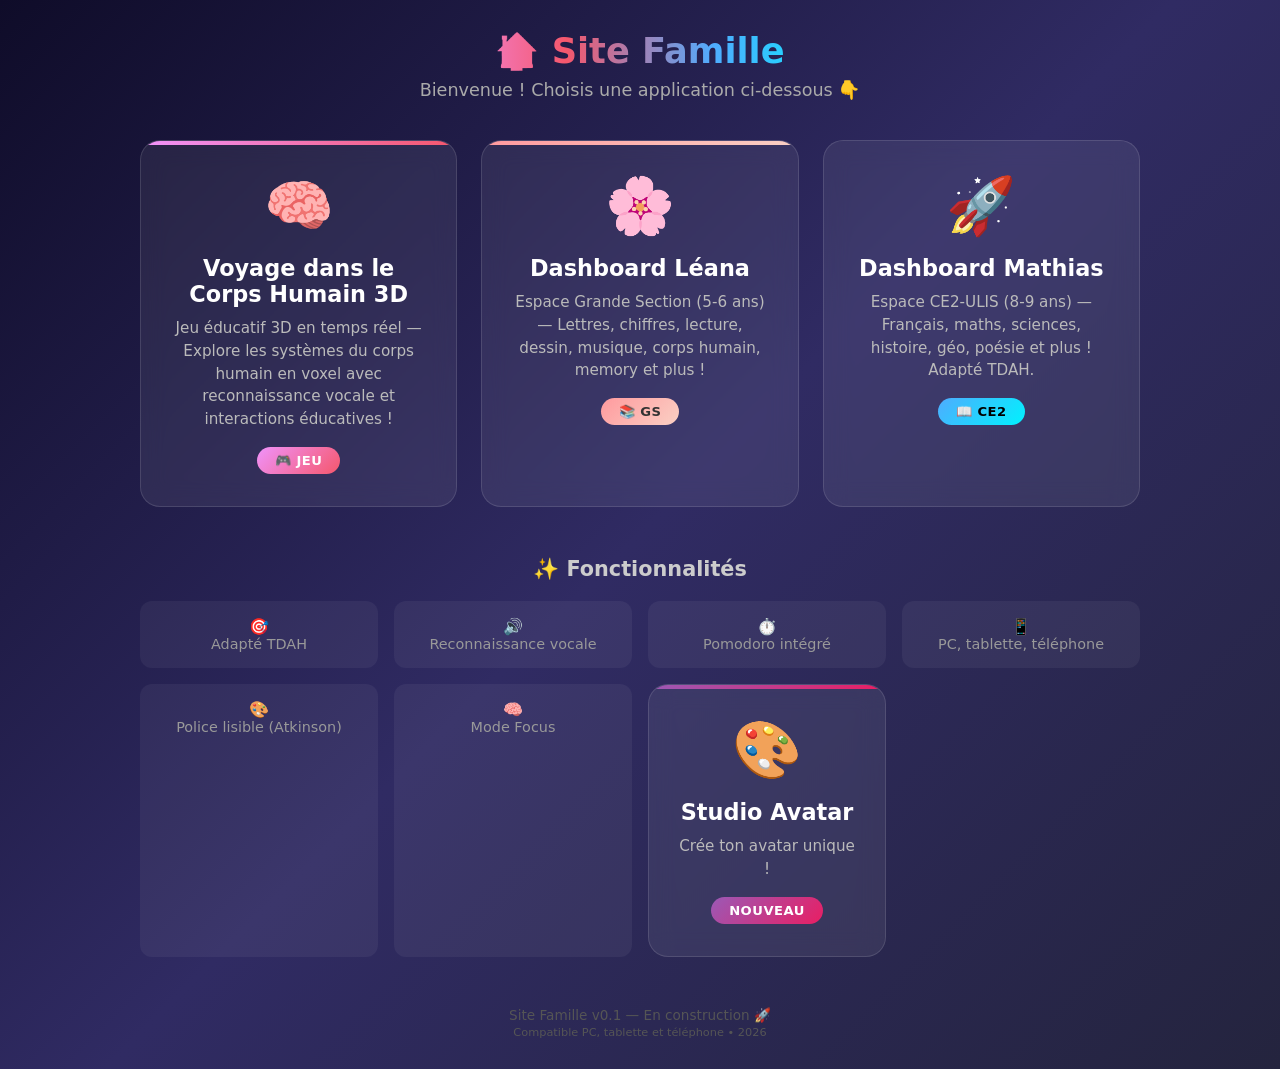
<file: index.html>
<!DOCTYPE html>
<html lang="fr">
<head>
<meta charset="UTF-8">
<meta name="viewport" content="width=device-width, initial-scale=1.0">
<title>🏠 Site Famille — Accueil</title>
<style>
* { margin: 0; padding: 0; box-sizing: border-box; }
body {
  font-family: 'Segoe UI', system-ui, -apple-system, sans-serif;
  background: linear-gradient(135deg, #0f0c29 0%, #302b63 50%, #24243e 100%);
  min-height: 100vh;
  display: flex;
  flex-direction: column;
  align-items: center;
  padding: 30px 20px;
  color: #fff;
}

.header {
  text-align: center;
  margin-bottom: 40px;
}
.header h1 {
  font-size: 2.2em;
  margin-bottom: 8px;
  background: linear-gradient(90deg, #f093fb, #f5576c, #4facfe, #00f2fe);
  -webkit-background-clip: text;
  -webkit-text-fill-color: transparent;
  background-clip: text;
}
.header p {
  color: #aaa;
  font-size: 1.1em;
}

.cards {
  display: grid;
  grid-template-columns: repeat(auto-fit, minmax(300px, 1fr));
  gap: 24px;
  width: 100%;
  max-width: 1000px;
}

.card {
  background: rgba(255,255,255,0.07);
  border: 1px solid rgba(255,255,255,0.12);
  border-radius: 20px;
  padding: 32px 28px;
  text-decoration: none;
  color: #fff;
  transition: all 0.35s ease;
  backdrop-filter: blur(12px);
  display: flex;
  flex-direction: column;
  align-items: center;
  text-align: center;
  position: relative;
  overflow: hidden;
}
.card::before {
  content: '';
  position: absolute;
  top: 0; left: 0; right: 0;
  height: 4px;
  border-radius: 20px 20px 0 0;
}
.card-game::before { background: linear-gradient(90deg, #f093fb, #f5576c); }
.card-leana::before { background: linear-gradient(90deg, #ff9a9e, #fad0c4); }
-card-mathias::before { background: linear-gradient(90deg, #4facfe, #00f2fe); }

.card:hover {
  transform: translateY(-6px) scale(1.02);
  background: rgba(255,255,255,0.14);
  box-shadow: 0 16px 48px rgba(0,0,0,0.5);
}

.card .icon { font-size: 3.5em; margin-bottom: 16px; }
.card h2 { font-size: 1.4em; margin-bottom: 10px; font-weight: 700; }
.card p { color: #bbb; font-size: 0.95em; line-height: 1.5; margin-bottom: 16px; }

.badge {
  display: inline-block;
  padding: 6px 18px;
  border-radius: 24px;
  font-size: 0.82em;
  font-weight: 700;
  letter-spacing: 0.5px;
  text-transform: uppercase;
}
.badge-game { background: linear-gradient(135deg, #f093fb, #f5576c); color: #fff; }
.badge-gs { background: linear-gradient(135deg, #ff9a9e, #fad0c4); color: #333; }
.card-avatar::before{background:linear-gradient(90deg,#9b59b6,#e91e63)}.badge-avatar{background:linear-gradient(135deg,#9b59b6,#e91e63);color:#fff}.badge-ce2 { background: linear-gradient(135deg, #4facfe, #00f2fe); color: #000; }

.features {
  margin-top: 50px;
  width: 100%;
  max-width: 1000px;
}
.features h3 {
  text-align: center;
  font-size: 1.3em;
  margin-bottom: 20px;
  color: #ccc;
}
.features-grid {
  display: grid;
  grid-template-columns: repeat(auto-fit, minmax(200px, 1fr));
  gap: 16px;
}
.feature {
  background: rgba(255,255,255,0.05);
  border-radius: 12px;
  padding: 16px;
  text-align: center;
}
.feature .f-icon { font-size: 2em; margin-bottom: 8px; }
.feature .f-text { color: #999; font-size: 0.9em; }

footer {
  margin-top: 50px;
  color: #555;
  font-size: 0.85em;
  text-align: center;
}
</style>
  <link rel="manifest" href="manifest.json">
  <meta name="theme-color" content="#e94560">
</head>
<body>

<div class="header">
  <h1>🏠 Site Famille</h1>
  <p>Bienvenue ! Choisis une application ci-dessous 👇</p>
</div>

<div class="cards">

  <a href="jeux/corps_humain_3d/index.html" class="card card-game">
    <div class="icon">🧠</div>
    <h2>Voyage dans le Corps Humain 3D</h2>
    <p>Jeu éducatif 3D en temps réel — Explore les systèmes du corps humain en voxel avec reconnaissance vocale et interactions éducatives !</p>
    <span class="badge badge-game">🎮 JEU</span>
  </a>

  <a href="dashboard_leana.html" class="card card-leana">
    <div class="icon">🌸</div>
    <h2>Dashboard Léana</h2>
    <p>Espace Grande Section (5-6 ans) — Lettres, chiffres, lecture, dessin, musique, corps humain, memory et plus !</p>
    <span class="badge badge-gs">📚 GS</span>
  </a>

  <a href="dashboard_mathias.html" class="card card-mathias">
    <div class="icon">🚀</div>
    <h2>Dashboard Mathias</h2>
    <p>Espace CE2-ULIS (8-9 ans) — Français, maths, sciences, histoire, géo, poésie et plus ! Adapté TDAH.</p>
    <span class="badge badge-ce2">📖 CE2</span>
  </a>

</div>

<div class="features">
  <h3>✨ Fonctionnalités</h3>
  <div class="features-grid">
    <div class="feature"><div class="icon">🎯</div><div class="f-text">Adapté TDAH</div></div>
    <div class="feature"><div class="icon">🔊</div><div class="f-text">Reconnaissance vocale</div></div>
    <div class="feature"><div class="icon">⏱️</div><div class="f-text">Pomodoro intégré</div></div>
    <div class="feature"><div class="icon">📱</div><div class="f-text">PC, tablette, téléphone</div></div>
    <div class="feature"><div class="icon">🎨</div><div class="f-text">Police lisible (Atkinson)</div></div>
    <div class="feature"><div class="icon">🧠</div><div class="f-text">Mode Focus</div></div>
  
  <a href="studio_avatar.html" class="card card-avatar">
    <div class="icon">&#127912;</div>
    <h2>Studio Avatar</h2>
    <p>Cr&eacute;e ton avatar unique !</p>
    <span class="badge badge-avatar">NOUVEAU</span>
  </a>
</div>
</div>

<footer>
  Site Famille v0.1 — En construction 🚀<br>
  <small>Compatible PC, tablette et téléphone • 2026</small>
</footer>

<script>if('serviceWorker' in navigator){navigator.serviceWorker.register('sw.js');}</script>
</body>
</html>
</file>
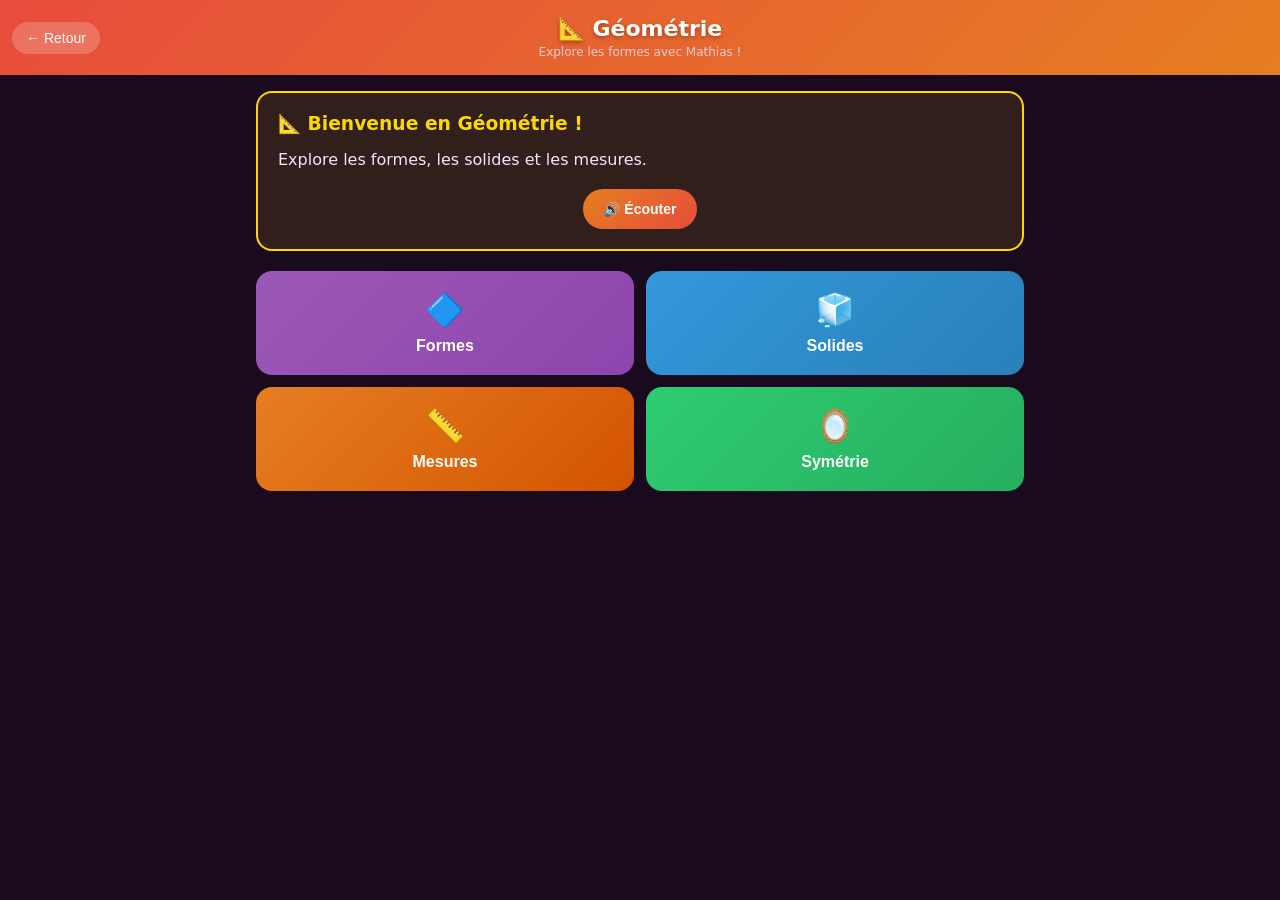
<file: geometrie_mathias.html>
<!DOCTYPE html>
<html lang="fr">
<head>
<meta charset="UTF-8">
<meta name="viewport" content="width=device-width, initial-scale=1.0, user-scalable=no">
<title>Géométrie — Mathias</title>
<style>
*{margin:0;padding:0;box-sizing:border-box;-webkit-tap-highlight-color:transparent}
:root{
  --red:#e74c3c;--orange:#e67e22;--bg:#1a0a1e;--card:rgba(255,255,255,0.08);
  --text:#f0e6ff;--accent:#ffd700;--green:#2ecc71;--blue:#3498db;
}
body{font-family:'Atkinson Hyperlegible',system-ui,sans-serif;background:var(--bg);color:var(--text);min-height:100vh;overflow-x:hidden;touch-action:manipulation}
header{background:linear-gradient(135deg,var(--red),var(--orange));padding:16px;text-align:center;position:sticky;top:0;z-index:100}
header h1{font-size:22px;color:#fff;text-shadow:0 2px 4px rgba(0,0,0,0.3)}
header p{font-size:12px;opacity:0.8;margin-top:4px}
.back-btn{position:absolute;left:12px;top:50%;transform:translateY(-50%);background:rgba(255,255,255,0.2);border:none;color:#fff;padding:8px 14px;border-radius:20px;font-size:14px;cursor:pointer}
.container{padding:16px;max-width:800px;margin:0 auto;padding-bottom:100px}
.mode-select{display:grid;grid-template-columns:1fr 1fr;gap:12px;margin-bottom:20px}
.mode-btn{padding:20px;border:none;border-radius:16px;font-size:16px;font-weight:bold;cursor:pointer;color:#fff;transition:all 0.2s;text-align:center}
.mode-btn:active{transform:scale(0.95)}
.mode-btn.formes{background:linear-gradient(135deg,#9b59b6,#8e44ad)}
.mode-btn.solides{background:linear-gradient(135deg,#3498db,#2980b9)}
.mode-btn.mesures{background:linear-gradient(135deg,#e67e22,#d35400)}
.mode-btn.sym{background:linear-gradient(135deg,#2ecc71,#27ae60)}
.mode-btn .emoji{font-size:32px;display:block;margin-bottom:8px}
.canvas-area{background:var(--card);border-radius:16px;padding:16px;margin-bottom:16px;text-align:center;min-height:200px;position:relative;overflow:hidden}
.geo-canvas{display:block;margin:0 auto;background:#111;border-radius:8px;touch-action:none}
.shape-info{text-align:center;padding:16px;background:var(--card);border-radius:12px;margin-bottom:16px}
.shape-name{font-size:28px;font-weight:bold;color:var(--accent)}
.shape-desc{font-size:16px;opacity:0.8;margin-top:4px}
.shape-props{font-size:14px;color:var(--green);margin-top:8px}
.qa-area{text-align:center;padding:20px;background:var(--card);border-radius:16px;margin-bottom:16px}
.qa-question{font-size:22px;font-weight:bold;color:#fff;margin-bottom:16px}
.options-grid{display:grid;grid-template-columns:1fr 1fr;gap:12px}
.opt-btn{padding:16px;border:3px solid rgba(255,255,255,0.2);border-radius:12px;background:rgba(255,255,255,0.05);color:#fff;font-size:18px;font-weight:bold;cursor:pointer;transition:all 0.2s}
.opt-btn:active{transform:scale(0.95)}
.opt-btn.correct{border-color:var(--green);background:rgba(46,204,113,0.2)}
.opt-btn.wrong{border-color:var(--red);background:rgba(231,76,60,0.2)}
.score-bar{display:flex;justify-content:space-between;align-items:center;padding:12px 16px;background:var(--card);border-radius:12px;margin-bottom:16px;font-size:18px}
.feedback{text-align:center;padding:12px;font-size:20px;font-weight:bold;min-height:50px}
.feedback.ok{color:var(--green)}
.feedback.no{color:var(--red)}
.tutorial-box{background:rgba(255,215,0,0.1);border:2px solid var(--accent);border-radius:16px;padding:20px;margin-bottom:20px;display:none}
.tutorial-box.show{display:block}
.tutorial-box h3{color:var(--accent);margin-bottom:12px}
.tutorial-box p{font-size:16px;line-height:1.6;margin-bottom:8px}
.nav-btns{display:flex;gap:12px;justify-content:center;margin-top:16px;flex-wrap:wrap}
.nav-btn{padding:12px 20px;border:none;border-radius:20px;font-size:14px;font-weight:bold;cursor:pointer;color:#fff;transition:all 0.2s}
.nav-btn:active{transform:scale(0.95)}
.btn-next{background:linear-gradient(135deg,#3498db,#2980b9)}
.btn-sound{background:linear-gradient(135deg,var(--orange),var(--red))}
.btn-home{background:linear-gradient(135deg,#444,#666)}
.measurement-display{font-size:36px;font-weight:bold;color:var(--accent);padding:20px}
</style>
</head>
<body>
<header>
  <button class="back-btn" onclick="window.location.href='dashboard_mathias.html'">← Retour</button>
  <h1>📐 Géométrie</h1>
  <p>Explore les formes avec Mathias !</p>
</header>
<div class="container" id="app"></div>

<script>
// ===== DONNÉES GÉOMÉTRIE =====
var FORMES=[
  {name:"CERCLEx",displayName:"Cercle",emoji:"⭕",color:0xff6b6b,
   props:"0 côté, 0 sommet, 1 face courbe",
   draw:function(ctx,x,y,s){ctx.beginPath();ctx.arc(x,y,s/2,0,Math.PI*2);ctx.stroke();},
   quiz:[
     {q:"Combien de côtés a un cercle?",opts:["0","1","3","4"],a:0},
     {q:"Un cercle est-il rond?",opts:["Oui","Non","Peut-être","Parfois"],a:0},
     {q:"Quelle forme a une roue?",opts:["Carré","Cercle","Triangle","Losange"],a:1}
   ]},
  {name:"TRIANGLEX",displayName:"Triangle",emoji:"🔺",color:0x4ecdc4,
   props:"3 côtés, 3 sommets, 3 angles",
   draw:function(ctx,x,y,s){ctx.beginPath();ctx.moveTo(x,y-s/2);ctx.lineTo(x-s/2,y+s/2);ctx.lineTo(x+s/2,y+s/2);ctx.closePath();ctx.stroke();},
   quiz:[
     {q:"Combien de côtés a un triangle?",opts:["2","3","4","5"],a:1},
     {q:"Combien de sommets?",opts:["2","3","4","6"],a:1},
     {q:"Quelle forme a le moins de côtés?",opts:["Carré","Triangle","Pentagone","Rond"],a:1}
   ]},
  {name:"CARREX",displayName:"Carré",emoji:"🟦",color:0x45b7d1,
   props:"4 côtés égaux, 4 sommets, 4 angles droits",
   draw:function(ctx,x,y,s){ctx.strokeRect(x-s/2,y-s/2,s,s);},
   quiz:[
     {q:"Combien de côtés égaux?",opts:["2","3","4","5"],a:2},
     {q:"Combien d'angles droits?",opts:["1","2","4","0"],a:2},
     {q:"Un carré est-il un rectangle?",opts:["Oui","Non","Parfois","Jamais"],a:0}
   ]},
  {name:"RECTANGLEX",displayName:"Rectangle",emoji:"🟩",color:0x2ecc71,
   props:"4 côtés, 4 angles droits, 2 paires égales",
   draw:function(ctx,x,y,s){ctx.strokeRect(x-s*0.75,y-s/2,s*1.5,s);},
   quiz:[
     {q:"Combien d'angles droits?",opts:["2","3","4","1"],a:2},
     {q:"Les côtés opposés sont-ils égaux?",opts:["Oui","Non","Parfois","Jamais"],a:0},
     {q:"Un rectangle a-t-il 4 côtés?",opts:["Oui","Non","3","6"],a:0}
   ]},
  {name:"LOSANGEX",displayName:"Losange",emoji:"🔷",color:0x9b59b6,
   props:"4 côtés égaux, 2 angles aigus, 2 angles obtus",
   draw:function(ctx,x,y,s){ctx.beginPath();ctx.moveTo(x,y-s/2);ctx.lineTo(x+s/2,y);ctx.lineTo(x,y+s/2);ctx.lineTo(x-s/2,y);ctx.closePath();ctx.stroke();},
   quiz:[
     {q:"Combien de côtés égaux?",opts:["2","3","4","0"],a:2},
     {q:"Un losange est-il un carré?",opts:["Toujours","Jamais","Parfois","Souvent"],a:2}
   ]},
  {name:"PENTAGONEX",displayName:"Pentagone",emoji:"⬟",color:0xf39c12,
   props:"5 côtés, 5 sommets, 5 angles",
   draw:function(ctx,x,y,s){ctx.beginPath();for(var i=0;i<5;i++){var a=(i*72-90)*Math.PI/180;var px=x+s/2*Math.cos(a);var py=y+s/2*Math.sin(a);if(i===0)ctx.moveTo(px,py);else ctx.lineTo(px,py);}ctx.closePath();ctx.stroke();},
   quiz:[
     {q:"Combien de côtés?",opts:["4","5","6","3"],a:1},
     {q:"Combien de sommets?",opts:["4","5","6","8"],a:1}
   ]},
  {name:"HEXAGONEX",displayName:"Hexagone",emoji:"⬡",color:0xe67e22,
   props:"6 côtés, 6 sommets, 6 angles",
   draw:function(ctx,x,y,s){ctx.beginPath();for(var i=0;i<6;i++){var a=(i*60-90)*Math.PI/180;var px=x+s/2*Math.cos(a);var py=y+s/2*Math.sin(a);if(i===0)ctx.moveTo(px,py);else ctx.lineTo(px,py);}ctx.closePath();ctx.stroke();},
   quiz:[
     {q:"Combien de côtés?",opts:["5","6","7","8"],a:1},
     {q:"Une alabeille fait des...",opts:["Carrés","Hexagones","Triangles","Ronds"],a:1}
   ]}
];

var SOLIDES=[
  {name:"CUBE",displayName:"Cube",emoji:"🧊",color:0x45b7d1,props:"6 faces, 12 arêtes, 8 sommets",quiz:[
    {q:"Combien de faces a un cube?",opts:["4","6","8","12"],a:1},
    {q:"Combien de sommets?",opts:["6","8","12","4"],a:1},
    {q:"Un dé est un...",opts:["Cube","Sphère","Cylindre","Cône"],a:0}
  ]},
  {name:"SPHEREX",displayName:"Sphère",emoji:"🏀",color:0xff6b6b,props:"0 face plane, 0 arête, 0 sommet",quiz:[
    {q:"Une balle est une...",opts:["Cube","Sphère","Cône","Pyramide"],a:1},
    {q:"Combien de faces planes?",opts:["0","1","2","4"],a:0}
  ]},
  {name:"CYLINDRE",displayName:"Cylindre",emoji:"🥫",color:0x9b59b6,props:"3 faces, 2 arêtes, 0 sommet",quiz:[
    {q:"Une boîte de conserve est un...",opts:["Cube","Cylindre","Sphère","Cône"],a:1},
    {q:"Combien de faces?",opts:["2","3","4","1"],a:1}
  ]},
  {name:"CONEX",displayName:"Cône",emoji:"🎄",color:0x2ecc71,props:"2 faces, 1 arête, 1 sommet",quiz:[
    {q:"Un sapin ressemble à un...",opts:["Cube","Cône","Sphère","Cylindre"],a:1},
    {q:"La glace du marchand est un...",opts:["Cube","Sphère","Cône","Cylindre"],a:2}
  ]},
  {name:"PYRAMIDEX",displayName:"Pyramide",emoji:"🔺",color:0xf39c12,props:"5 faces, 8 arêtes, 5 sommets",quiz:[
    {q:"Les pyramides d'Égypte ont combien de faces?",opts:["3","4","5","6"],a:2},
    {q:"Combien de sommets?",opts:["4","5","6","8"],a:1}
  ]}
];

// ===== ÉTAT =====
var currentMode="menu";
var currentShape=0;
var score=0;
var qIndex=0;

// ===== AUDIO =====
var speechQueue=[],isSpeaking=false;
function speak(text,cb){
  if(!('speechSynthesis'in window)){if(cb)cb();return}
  speechQueue.push({text:text,cb:cb});
  if(!isSpeaking) processQueue();
}
function processQueue(){
  if(!speechQueue.length){isSpeaking=false;return}
  isSpeaking=true;
  var item=speechQueue.shift();
  var u=new SpeechSynthesisUtterance(item.text);
  u.lang='fr-FR';u.rate=0.9;u.pitch=1.0;
  u.onend=function(){if(item.cb)item.cb();processQueue()};
  u.onerror=function(){processQueue()};
  speechSynthesis.speak(u);
}
function stopSpeech(){speechQueue=[];isSpeaking=false;speechSynthesis.cancel();}

var _audioCtx=null;
function getAudioCtx(){
  if(!_audioCtx) _audioCtx=new(window.AudioContext||window.webkitAudioContext)();
  if(_audioCtx.state==='suspended') _audioCtx.resume();
  return _audioCtx;
}
function playTone(freq,dur){
  try{
    var ctx=getAudioCtx();
    var o=ctx.createOscillator(),g=ctx.createGain();
    o.type='sine';o.frequency.value=freq;
    g.gain.setValueAtTime(0.3,ctx.currentTime);
    g.gain.exponentialRampToValueAtTime(0.01,ctx.currentTime+dur);
    o.connect(g);g.connect(ctx.destination);
    o.start(ctx.currentTime);o.stop(ctx.currentTime+dur);
  }catch(e){}
}

// ===== RENDU =====
function render(){
  var app=document.getElementById('app');
  if(currentMode==="menu")renderMenu(app);
  else if(currentMode==="formes")renderFormes(app);
  else if(currentMode==="formesQuiz")renderFormesQuiz(app);
  else if(currentMode==="solides")renderSolides(app);
  else if(currentMode==="solidesQuiz")renderSolidesQuiz(app);
  else if(currentMode==="mesures")renderMesures(app);
  else if(currentMode==="symetrie")renderSymetrie(app);
}

function renderMenu(app){
  app.innerHTML='<div class="tutorial-box show">'
    +'<h3>📐 Bienvenue en Géométrie !</h3>'
    +'<p>Explore les formes, les solides et les mesures.</p>'
    +'<div style="display:flex;gap:12px;margin-top:16px;flex-wrap:wrap;justify-content:center">'
    +'<button class="nav-btn btn-sound" onclick="speak(\'Bienvenue en Géométrie ! Choisis un thème.\')">🔊 Écouter</button>'
    +'</div></div>'
    +'<div class="mode-select">'
    +'<button class="mode-btn formes" onclick="startFormes()"><span class="emoji">🔷</span>Formes</button>'
    +'<button class="mode-btn solides" onclick="startSolides()"><span class="emoji">🧊</span>Solides</button>'
    +'<button class="mode-btn mesures" onclick="startMesures()"><span class="emoji">📏</span>Mesures</button>'
    +'<button class="mode-btn sym" onclick="startSymetrie()"><span class="emoji">🪞</span>Symétrie</button>'
    +'</div>';
}

// ===== FORMES =====
function startFormes(){
  currentMode="formes";
  currentShape=0;
  render();
}

function renderFormes(app){
  var f=FORMES[currentShape];
  app.innerHTML='<div class="score-bar"><span>Forme '+(currentShape+1)+'/'+FORMES.length+'</span><span class="score-val">'+f.emoji+'</span></div>'
    +'<div class="canvas-area"><canvas id="geoCanvas" class="geo-canvas" width="300" height="200"></canvas></div>'
    +'<div class="shape-info">'
    +'<div class="shape-name">'+f.emoji+' '+f.displayName+'</div>'
    +'<div class="shape-desc">'+f.props+'</div>'
    +'</div>'
    +'<div class="nav-btns">'
    +'<button class="nav-btn btn-sound" onclick="speakForme()">🔊 Écouter</button>'
    +(currentShape>0?'<button class="nav-btn btn-next" onclick="prevForme()">← Précédent</button>':'')
    +(currentShape<FORMES.length-1?'<button class="nav-btn btn-next" onclick="nextForme()">Suivant →</button>':'<button class="nav-btn btn-next" onclick="startFormesQuiz()">Quiz →</button>')
    +'</div>'
    +'<div class="nav-btns" style="margin-top:12px"><button class="nav-btn btn-home" onclick="goMenu()">🏠 Menu</button></div>';
  
  // Dessiner la forme
  setTimeout(function(){
    var canvas=document.getElementById('geoCanvas');
    if(canvas){
      var ctx=canvas.getContext('2d');
      ctx.clearRect(0,0,300,200);
      ctx.strokeStyle='#'+f.color.toString(16).padStart(6,'0');
      ctx.lineWidth=3;
      ctx.lineCap='round';
      f.draw(ctx,150,100,120);
    }
  },100);
  
  speak(f.displayName+". "+f.props);
}

function speakForme(){
  var f=FORMES[currentShape];
  speak(f.displayName+". "+f.props);
}
function nextForme(){if(currentShape<FORMES.length-1){currentShape++;render();}}
function prevForme(){if(currentShape>0){currentShape--;render();}}

function startFormesQuiz(){
  currentMode="formesQuiz";
  currentShape=0;
  qIndex=0;
  score=0;
  render();
}

function renderFormesQuiz(app){
  var f=FORMES[currentShape];
  var q=f.quiz[qIndex];
  
  app.innerHTML='<div class="score-bar"><span>Quiz Formes</span><span class="score-val">⭐ '+score+'</span></div>'
    +'<div class="canvas-area"><canvas id="geoCanvas" class="geo-canvas" width="300" height="200"></canvas></div>'
    +'<div class="qa-area">'
    +'<div class="qa-question">'+f.emoji+' '+q.q+'</div>'
    +'<div class="options-grid" id="quizOpts">';
  for(var i=0;i<q.opts.length;i++){
    (function(idx){
      app.innerHTML+='<button class="opt-btn" onclick="checkQuizAnswer(this,'+(idx===q.a)+')">'+q.opts[idx]+'</button>';
    })(i);
  }
  app.innerHTML+='</div><div class="feedback" id="quizFb"></div></div>'
    +'<div class="nav-btns"><button class="nav-btn btn-home" onclick="goMenu()">🏠 Menu</button></div>';
  
  setTimeout(function(){
    var canvas=document.getElementById('geoCanvas');
    if(canvas){
      var ctx=canvas.getContext('2d');
      ctx.clearRect(0,0,300,200);
      ctx.strokeStyle='#'+f.color.toString(16).padStart(6,'0');
      ctx.lineWidth=3;
      f.draw(ctx,150,100,120);
    }
  },100);
  
  setTimeout(function(){speak(q.q);},500);
}

function checkQuizAnswer(btn,isOk){
  var fb=document.getElementById('quizFb');
  var allBtns=document.querySelectorAll('#quizOpts .opt-btn');
  for(var i=0;i<allBtns.length;i++) allBtns[i].onclick=null;
  
  if(isOk){
    btn.className='opt-btn correct';
    fb.className='feedback ok';
    fb.textContent='✅ Bravo !';
    score++;
    playTone(523,0.15);
    setTimeout(function(){playTone(784,0.3);},150);
    speak("Bravo !");
  }else{
    btn.className='opt-btn wrong';
    fb.className='feedback no';
    fb.textContent='❌ Essaie encore !';
    playTone(200,0.3);
    speak("Non, essaie encore !");
  }
  
  setTimeout(function(){
    qIndex++;
    var f=FORMES[currentShape];
    if(qIndex>=f.quiz.length){
      qIndex=0;
      currentShape++;
    }
    if(currentShape>=FORMES.length){
      showResult("formes");
    }else{
      render();
    }
  },1500);
}

// ===== SOLIDES =====
function startSolides(){
  currentMode="solides";
  currentShape=0;
  render();
}

function renderSolides(app){
  var s=SOLIDES[currentShape];
  app.innerHTML='<div class="score-bar"><span>Solide '+(currentShape+1)+'/'+SOLIDES.length+'</span><span class="score-val">'+s.emoji+'</span></div>'
    +'<div class="shape-info">'
    +'<div class="shape-name" style="font-size:64px">'+s.emoji+'</div>'
    +'<div class="shape-name">'+s.displayName+'</div>'
    +'<div class="shape-desc">'+s.props+'</div>'
    +'</div>'
    +'<div class="nav-btns">'
    +'<button class="nav-btn btn-sound" onclick="speakSolide()">🔊 Écouter</button>'
    +(currentShape>0?'<button class="nav-btn btn-next" onclick="prevSolide()">← Précédent</button>':'')
    +(currentShape<SOLIDES.length-1?'<button class="nav-btn btn-next" onclick="nextSolide()">Suivant →</button>':'<button class="nav-btn btn-next" onclick="startSolidesQuiz()">Quiz →</button>')
    +'</div>'
    +'<div class="nav-btns" style="margin-top:12px"><button class="nav-btn btn-home" onclick="goMenu()">🏠 Menu</button></div>';
  speak(s.displayName+". "+s.props);
}

function speakSolide(){var s=SOLIDES[currentShape];speak(s.displayName+". "+s.props);}
function nextSolide(){if(currentShape<SOLIDES.length-1){currentShape++;render();}}
function prevSolide(){if(currentShape>0){currentShape--;render();}}

function startSolidesQuiz(){
  currentMode="solidesQuiz";
  currentShape=0;
  qIndex=0;
  score=0;
  render();
}

function renderSolidesQuiz(app){
  var s=SOLIDES[currentShape];
  var q=s.quiz[qIndex];
  app.innerHTML='<div class="score-bar"><span>Quiz Solides</span><span class="score-val">⭐ '+score+'</span></div>'
    +'<div class="qa-area">'
    +'<div class="qa-question">'+s.emoji+' '+q.q+'</div>'
    +'<div class="options-grid" id="quizOpts2">';
  for(var i=0;i<q.opts.length;i++){
    (function(idx){
      app.innerHTML+='<button class="opt-btn" onclick="checkSolQuizAnswer(this,'+(idx===q.a)+')">'+q.opts[idx]+'</button>';
    })(i);
  }
  app.innerHTML+='</div><div class="feedback" id="quizFb2"></div></div>'
    +'<div class="nav-btns"><button class="nav-btn btn-home" onclick="goMenu()">🏠 Menu</button></div>';
  setTimeout(function(){speak(q.q);},500);
}

function checkSolQuizAnswer(btn,isOk){
  var fb=document.getElementById('quizFb2');
  var allBtns=document.querySelectorAll('#quizOpts2 .opt-btn');
  for(var i=0;i<allBtns.length;i++) allBtns[i].onclick=null;
  if(isOk){
    btn.className='opt-btn correct';fb.className='feedback ok';fb.textContent='✅ Bravo !';score++;
    playTone(523,0.15);setTimeout(function(){playTone(784,0.3);},150);
    speak("Bravo !");
  }else{
    btn.className='opt-btn wrong';fb.className='feedback no';fb.textContent='❌ Essaie encore !';
    playTone(200,0.3);speak("Non, essaie encore !");
  }
  setTimeout(function(){
    qIndex++;
    var s=SOLIDES[currentShape];
    if(qIndex>=s.quiz.length){qIndex=0;currentShape++;}
    if(currentShape>=SOLIDES.length)showResult("solides");
    else render();
  },1500);
}

// ===== MESURES =====
var mesureExercises=[
  {q:"Combien de cm dans 1 mètre?",opts:["10","100","1000","50"],a:1},
  {q:"Combien de mm dans 1 cm?",opts:["1","10","100","1000"],a:1},
  {q:"Combien de g dans 1 kg?",opts:["10","100","1000","500"],a:2},
  {q:"Combien de mL dans 1 litre?",opts:["10","100","1000","500"],a:2},
  {q:"Combien de minutes dans 1 heure?",opts:["30","60","100","24"],a:1},
  {q:"Combien de jours dans 1 semaine?",opts:["5","6","7","8"],a:2}
];
var currentMesEx=0;

function startMesures(){
  currentMode="mesures";
  currentMesEx=0;
  score=0;
  render();
}

function renderMesures(app){
  var ex=mesureExercises[currentMesEx];
  app.innerHTML='<div class="score-bar"><span>Mesure '+(currentMesEx+1)+'/'+mesureExercises.length+'</span><span class="score-val">⭐ '+score+'</span></div>'
    +'<div class="qa-area">'
    +'<div class="qa-question">📏 '+ex.q+'</div>'
    +'<div class="options-grid" id="mesOpts">';
  for(var i=0;i<ex.opts.length;i++){
    (function(idx){
      app.innerHTML+='<button class="opt-btn" onclick="checkMesAnswer(this,'+(idx===ex.a)+')">'+ex.opts[idx]+'</button>';
    })(i);
  }
  app.innerHTML+='</div><div class="feedback" id="mesFb"></div></div>'
    +'<div class="nav-btns"><button class="nav-btn btn-home" onclick="goMenu()">🏠 Menu</button></div>';
  setTimeout(function(){speak(ex.q);},500);
}

function checkMesAnswer(btn,isOk){
  var fb=document.getElementById('mesFb');
  var allBtns=document.querySelectorAll('#mesOpts .opt-btn');
  for(var i=0;i<allBtns.length;i++) allBtns[i].onclick=null;
  if(isOk){
    btn.className='opt-btn correct';fb.className='feedback ok';fb.textContent='✅ Bravo !';score++;
    playTone(523,0.15);setTimeout(function(){playTone(784,0.3);},150);
    speak("Bravo !");
  }else{
    btn.className='opt-btn wrong';fb.className='feedback no';fb.textContent='❌ Essaie encore !';
    playTone(200,0.3);speak("Non, essaie encore !");
  }
  setTimeout(function(){
    currentMesEx++;
    if(currentMesEx>=mesureExercises.length)showResult("mesures");
    else render();
  },1500);
}

// ===== SYMÉTRIE =====
var symShapes=["CERCLEX","CARREX","TRIANGLEX","RECTANGLEX"];
var symCurrent=0;

function startSymetrie(){
  currentMode="symetrie";
  symCurrent=0;
  render();
}

function renderSymetrie(app){
  var shapeName=symShapes[symCurrent];
  var f=null;
  for(var i=0;i<FORMES.length;i++){if(FORMES[i].name===shapeName){f=FORMES[i];break;}}
  if(!f)f=FORMES[0];
  
  app.innerHTML='<div class="score-bar"><span>Symétrie '+(symCurrent+1)+'/'+symShapes.length+'</span></div>'
    +'<div class="canvas-area"><canvas id="symCanvas" class="geo-canvas" width="300" height="200"></canvas></div>'
    +'<div class="shape-info">'
    +'<div class="shape-name">'+f.emoji+' '+f.displayName+'</div>'
    +'<div class="shape-desc">🪞 Dessine la partie manquante !</div>'
    +'<div class="shape-props">La ligne rouge est l\'axe de symétrie</div>'
    +'</div>'
    +'<div class="nav-btns">'
    +'<button class="nav-btn btn-sound" onclick="speak(\'Dessine la partie symétrique de la forme par rapport à la ligne rouge.\')">🔊 Consigne</button>'
    +(symCurrent>0?'<button class="nav-btn btn-next" onclick="prevSym()">← Précédent</button>':'')
    +(symCurrent<symShapes.length-1?'<button class="nav-btn btn-next" onclick="nextSym()">Suivant →</button>':'<button class="nav-btn btn-next" onclick="goMenu()">🏠 Menu</button>')
    +'</div>'
    +'<div class="nav-btns" style="margin-top:12px"><button class="nav-btn btn-home" onclick="goMenu()">🏠 Menu</button></div>';
  
  setTimeout(function(){
    var canvas=document.getElementById('symCanvas');
    if(canvas){
      var ctx=canvas.getContext('2d');
      ctx.clearRect(0,0,300,200);
      // Axe de symétrie (rouge)
      ctx.strokeStyle='#e74c3c';
      ctx.lineWidth=2;
      ctx.setLineDash([5,5]);
      ctx.beginPath();
      ctx.moveTo(150,10);
      ctx.lineTo(150,190);
      ctx.stroke();
      ctx.setLineDash([]);
      // Dessiner la moitié de la forme
      ctx.strokeStyle='#'+f.color.toString(16).padStart(6,'0');
      ctx.lineWidth=3;
      drawHalfShape(ctx,f,150,100,120);
    }
  },100);
}

function drawHalfShape(ctx,f,x,y,s){
  // Dessiner seulement la moitié gauche
  ctx.save();
  ctx.beginPath();
  ctx.rect(0,0,x,200);
  ctx.clip();
  f.draw(ctx,x,y,s);
  ctx.restore();
}

function nextSym(){if(symCurrent<symShapes.length-1){symCurrent++;render();}}
function prevSym(){if(symCurrent>0){symCurrent--;render();}}

// ===== RÉSULTATS =====
function showResult(type){
  var app=document.getElementById('app');
  var total=0;
  if(type==="formes")total=0;
  else if(type==="solides")total=0;
  else if(type==="mesures")total=mesureExercises.length;
  
  // Compter les questions totales
  if(type==="formes"){
    for(var i=0;i<FORMES.length;i++)total+=FORMES[i].quiz.length;
  }else if(type==="solides"){
    for(var i=0;i<SOLIDES.length;i++)total+=SOLIDES[i].quiz.length;
  }
  
  var pct=total>0?Math.round((score/total)*100):0;
  app.innerHTML='<div class="shape-info">'
    +'<div style="font-size:64px">'+(pct>=70?'🏆':pct>=40?'⭐':'💪')+'</div>'
    +'<div class="shape-name">'+(pct>=70?'Excellent !':pct>=40?'Bien joué !':'Continue !')+'</div>'
    +'<div class="shape-desc">Score : '+score+'/'+total+' ('+pct+'%)</div>'
    +'</div>'
    +'<div class="nav-btns">'
    +'<button class="nav-btn btn-next" onclick="goMenu()">🏠 Menu</button>'
    +'</div>';
  speak("C'est fini ! "+score+" sur "+total+" bonnes réponses. "+(pct>=70?"Excellent !":pct>=40?"Bien joué !":"Continue comme ça !"));
}

function goMenu(){currentMode="menu";score=0;render();}

// ===== INIT =====
render();
</script>
</body>
</html>
</file>
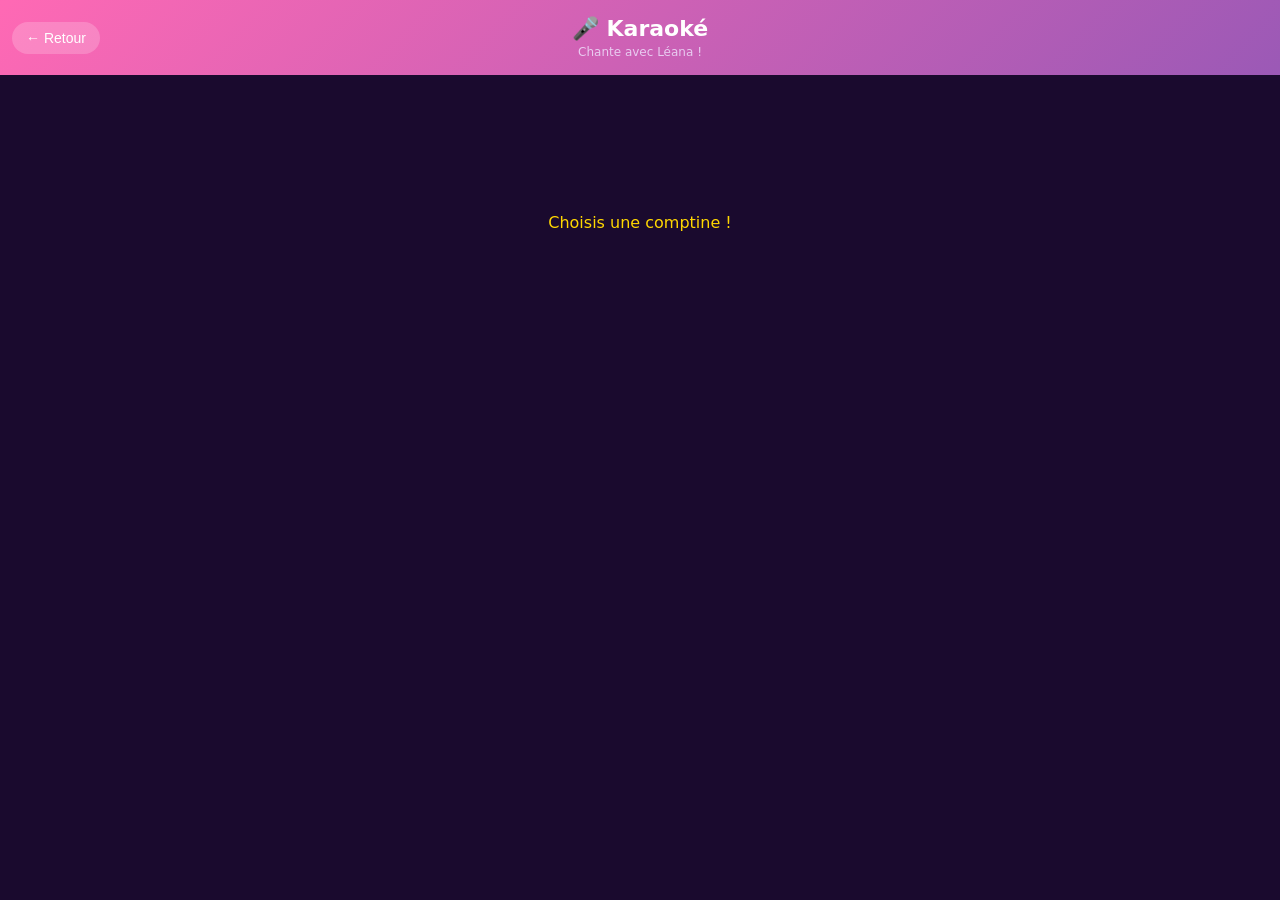
<file: karaoke_leana.html>
<!DOCTYPE html>
<html lang="fr">
<head>
<meta charset="UTF-8">
<meta name="viewport" content="width=device-width, initial-scale=1.0, user-scalable=no">
<title>Karaoké — Léana</title>
<style>
*{margin:0;padding:0;box-sizing:border-box;-webkit-tap-highlight-color:transparent}
:root{--pink:#ff69b4;--violet:#9b59b6;--bg:#1a0a2e;--card:rgba(255,255,255,0.08);--text:#f0e6ff;--accent:#ffd700}
body{font-family:system-ui,sans-serif;background:var(--bg);color:var(--text);min-height:100vh;overflow-x:hidden;touch-action:manipulation}
header{background:linear-gradient(135deg,var(--pink),var(--violet));padding:16px;text-align:center;position:sticky;top:0;z-index:100}
header h1{font-size:22px;color:#fff}
header p{font-size:12px;opacity:0.8;margin-top:4px}
.back-btn{position:absolute;left:12px;top:50%;transform:translateY(-50%);background:rgba(255,255,255,0.2);border:none;color:#fff;padding:8px 14px;border-radius:20px;font-size:14px;cursor:pointer}
.container{padding:16px;max-width:800px;margin:0 auto;padding-bottom:100px}
.comptine-card{background:var(--card);border-radius:16px;padding:20px;margin-bottom:16px;border:2px solid rgba(255,105,180,0.3);cursor:pointer;transition:all 0.2s}
.comptine-card:active{transform:scale(0.98)}
.comptine-card.active{border-color:var(--accent);background:rgba(255,215,0,0.1)}
.comptine-title{font-size:20px;font-weight:bold;color:var(--accent);margin-bottom:4px}
.comptine-emoji{font-size:32px;margin-bottom:8px}
.comptine-preview{font-size:14px;opacity:0.7;font-style:italic}
.lyrics{display:none;padding:20px;background:rgba(0,0,0,0.3);border-radius:12px;margin-top:12px;font-size:22px;line-height:2.2;text-align:center}
.lyrics.show{display:block}
.lyrics .line{padding:6px 0;transition:all 0.3s;opacity:0.5}
.lyrics .line.active{color:var(--accent);font-size:28px;font-weight:bold;text-shadow:0 0 10px var(--accent);opacity:1}
.lyrics .line.done{opacity:0.8}
.controls{display:flex;gap:12px;justify-content:center;margin-top:16px;flex-wrap:wrap}
.ctrl-btn{padding:14px 28px;border:none;border-radius:25px;font-size:18px;font-weight:bold;cursor:pointer;transition:all 0.2s;color:#fff}
.ctrl-btn:active{transform:scale(0.95)}
.btn-play{background:linear-gradient(135deg,#2ecc71,#27ae60)}
.btn-stop{background:linear-gradient(135deg,#e74c3c,#c0392b)}
.btn-sing{background:linear-gradient(135deg,var(--pink),var(--violet))}
.btn-back{background:linear-gradient(135deg,#3498db,#2980b9)}
.status-bar{text-align:center;padding:10px;font-size:16px;color:var(--accent);min-height:40px}

/* Voice selector */
.voice-selector{display:flex;gap:8px;justify-content:center;margin-bottom:12px;flex-wrap:wrap}
.voice-btn{padding:8px 16px;border:2px solid rgba(255,255,255,0.15);border-radius:16px;background:var(--card);color:#fff;font-size:13px;cursor:pointer;transition:all 0.2s}
.voice-btn:active{transform:scale(0.95)}
.voice-btn.sel{border-color:var(--accent);background:rgba(255,215,0,0.15)}
.voice-btn .voice-icon{font-size:20px}
</style>
</head>
<body>
<header>
  <button class="back-btn" onclick="window.location.href='dashboard_leana.html'">← Retour</button>
  <h1>🎤 Karaoké</h1>
  <p>Chante avec Léana !</p>
</header>

<!-- SÉLECTEUR DE VOIX -->
<div class="voice-selector" id="voiceSelector"></div>

<div class="container" id="comptine-list"></div>
<div class="status-bar" id="status">Choisis une comptine !</div>
<div class="controls" id="controls" style="display:none">
  <button class="ctrl-btn btn-play" onclick="startKaraoke()">▶ Écouter</button>
  <button class="ctrl-btn btn-sing" onclick="singAlong()">🎤 Chanter</button>
  <button class="ctrl-btn btn-stop" onclick="stopKaraoke()">⏹ Stop</button>
  <button class="ctrl-btn btn-back" onclick="backToMenu()">← Comptines</button>
</div>

<script>
// ===== COMPTINES COMPLÈTES =====
var comptines=[
  {title:"Ah les crocodiles",emoji:"🐊",lyrics:[
    "Ah les cro cro cro, les cro cro cro, les crocodiles",
    "Sur les bords du Nil, ils sont partis, n'en parlant plus",
    "Ah les cro cro cro, les cro cro cro, les crocodiles",
    "Ils ont fini par s'en aller, les crocodiles",
    "Ah les cro cro cro, les cro cro cro, les crocodiles"
  ]},
  {title:"Alouette",emoji:"🐦",lyrics:[
    "Alouette, gentille alouette",
    "Alouette, je te plumerai",
    "Je te plumerai la tête",
    "Et la tête, et la tête",
    "Alouette, alouette",
    "Alouette, gentille alouette",
    "Je te plumerai le bec",
    "Et le bec, et le bec",
    "Et la tête, et la tête",
    "Alouette, alouette"
  ]},
  {title:"Frère Jacques",emoji:"🔔",lyrics:[
    "Frère Jacques, frère Jacques",
    "Dormez-vous, dormez-vous",
    "Sonnez les matines, sonnez les matines",
    "Ding ding dong, ding ding dong",
    "Frère Jacques, frère Jacques",
    "Dormez-vous, dormez-vous",
    "Sonnez les matines, sonnez les matines",
    "Ding ding dong, ding ding dong"
  ]},
  {title:"Petit escargot",emoji:"🐌",lyrics:[
    "Petit escargot, porte sur son dos sa maisonnette",
    "Aussitôt qu'il pleut, il est tout heureux, il sort sa petite tête",
    "Petit escargot, porte sur son dos sa maisonnette",
    "Aussitôt qu'il pleut, il est tout heureux, il sort sa petite tête"
  ]},
  {title:"Une souris verte",emoji:"🐭",lyrics:[
    "Une souris verte, qui courait dans l'herbe",
    "Je l'attrape par la queue, je la montre à ces messieurs",
    "Ces messieurs me disent, trempez-la dans l'huile",
    "Trempez-la dans l'eau, ça fera un escargot tout chaud",
    "Je la montre à ces messieurs, ces messieurs me disent",
    "Mettez-la dans un tiroir, elle vous direz qu'est froid"
  ]},
  {title:"Au clair de la lune",emoji:"🌙",lyrics:[
    "Au clair de la lune, mon ami Pierrot",
    "Prête-moi ta plume, pour écrire un mot",
    "Ma chandelle est morte, je n'ai plus de feu",
    "Ouvre-moi ta porte, pour l'amour de Dieu",
    "Au clair de la lune, Pierrot répondit",
    "Je n'ai pas de plume, je suis dans mon lit",
    "Va chez la voisine, je crois qu'elle y est"
  ]},
  {title:"Il pleut bergère",emoji:"🌧️",lyrics:[
    "Il pleut, il pleut bergère, rentre tes blancs moutons",
    "Allons sous ma chaurette, il y fait chaud",
    "Il pleut, il pleut bergère, rentre tes blancs moutons",
    "La pluie tombe bergère, vite rentrons",
    "Voilà l'éclair qui luit, entends-tu le tonnerre",
    "Il roule en approchant, allons, bergère, allons"
  ]},
  {title:"Meunier tu dors",emoji:"🌾",lyrics:[
    "Meunier, tu dors, ton moulin, ton moulin va trop fort",
    "Meunier, tu dors, ton moulin, ton moulin va trop vite",
    "Meunier, tu dors, ton moulin, ton moulin va trop fort",
    "Meunier, tu dors, ton moulin, ton moulin va trop vite"
  ]},
  {title:"Sur le pont d'Avignon",emoji:"🌉",lyrics:[
    "Sur le pont d'Avignon, on y danse, on y danse",
    "Sur le pont d'Avignon, on y danse tous en rond",
    "Les beaux messieurs font comme ça, et puis encore comme ça",
    "Les belles dames font comme ça, et puis encore comme ça",
    "Sur le pont d'Avignon, on y danse, on y danse",
    "Sur le pont d'Avignon, on y danse tous en rond"
  ]},
  {title:"Promenons-nous dans les bois",emoji:"🐺",lyrics:[
    "Promenons-nous dans les bois, pendant que le loup n'y est pas",
    "Si le loup y était, il nous mangerait",
    "Mais comme il n'y est pas, il nous mangera pas",
    "Loup, y es-tu, que fais-tu, m'entends-tu",
    "Je mets ma chemise, le loup ne vient pas",
    "Je mets mes chaussures, le loup ne vient pas",
    "Je mets mon chapeau, le loup ne vient pas"
  ]},
  {title:"À la claire fontaine",emoji:"💧",lyrics:[
    "À la claire fontaine, m'en allant promener",
    "J'ai trouvé l'eau si belle, que je m'y suis baigné",
    "Il y a longtemps que je t'aime, jamais je ne t'oublierai",
    "À la claire fontaine, m'en allant promener",
    "J'ai trouvé l'eau si belle, que je m'y suis baigné",
    "Sous les feuilles d'un chêne, je me suis fait sécher",
    "Sur la plus haute branche, le rossignol chantait"
  ]},
  {title:"Il court, il court le furet",emoji:"🦡",lyrics:[
    "Il court, il court le furet, le furet du bois joli",
    "Il est passé par ici, il est passé par là",
    "Trouvez-le s'il vous plaît, le furet du bois joli",
    "Il court, il court le furet, le furet du bois joli"
  ]}
];

// ===== SYSTÈME VOCAL AMÉLIORÉ =====
var voiceElsa=null;  // Voix féminine (Léana)
var voiceTony=null;   // Voix masculine (Mathias)
var voiceQueue=[];
var isSpeaking=false;

// Trouver les meilleures voix
function findVoices(){
  if(!('speechSynthesis'in window))return;
  var voices=speechSynthesis.getVoices();
  if(voices.length===0){
    speechSynthesis.onvoiceschanged=function(){findVoices();};
    return;
  }
  
  var selector=document.getElementById('voiceSelector');
  selector.innerHTML='';
  
  // Chercher voix féminine FR (pour Léana/Elsa)
  var frFem=voices.filter(function(v){return v.lang.indexOf('fr')===0&&v.name.toLowerCase().match(/femme|female|féminin|google|hortense|julie|pauline|denise|sophie|yolaine|amelie|marion|celine|camille);});
  if(!frFem.length) frFem=voices.filter(function(v){return v.lang.indexOf('fr')===0&&v.voiceURI&&v.voiceURI.toLowerCase().match(/female|femme|fem);});
  
  // Chercher voix masculine FR (pour Mathias/Tony)
  var frMasc=voices.filter(function(v){return v.lang.indexOf('fr')===0&&v.name.toLowerCase().match(/homme|male|masculin|thomas|pierro|pierre|jacques|antoine|nicolas|daniel|bertrand|maxime|hugo|xavier|rene);});
  
  var frAll=voices.filter(function(v){return v.lang.indexOf('fr')===0;});
  
  // Créer les boutons de voix
  var voiceProfiles=[
    {id:'elsa',name:'Elsa',icon:'👸',type:'fem',desc:'Voix douce et claire'},
    {id:'tony',name:'Tony',icon:'🤵',type:'masc',desc:'Voix grave et posée'},
    {id:'robot',name:'Robot',icon:'🤖',type:'default',desc:'Voix par défaut'}
  ];
  
  var selectedVoice='elsa'; // Par défaut pour Léana
  
  voiceProfiles.forEach(function(vp){
    var btn=document.createElement('div');
    btn.className='voice-btn'+(vp.id===selectedVoice?' sel':'');
    btn.innerHTML='<span class="voice-icon">'+vp.icon+'</span> '+vp.name;
    btn.title=vp.desc;
    btn.onclick=function(){
      document.querySelectorAll('.voice-btn').forEach(function(b){b.classList.remove('sel');});
      btn.classList.add('sel');
      selectedVoice=vp.id;
    };
    selector.appendChild(btn);
  });
  
  // Stocker les références
  if(frFem.length) voiceElsa=frFem[0];
  if(frMasc.length) voiceTony=frMasc[0];
  if(frAll.length&&!voiceElsa) voiceElsa=frAll[0];
  if(frAll.length>1&&!voiceTony) voiceTony=frAll[1];
}

// Parler avec la bonne voix et prononciation correcte
function speak(text,callback){
  if(!('speechSynthesis'in window)){
    if(callback)callback();
    return;
  }
  
  // Fix prononcitation pour éviter l'épellation
  text=fixPronunciation(text);
  
  var u=new SpeechSynthesisUtterance(text);
  u.lang='fr-FR';
  u.rate=0.82;
  
  // Sélectionner la voix
  var voices=speechSynthesis.getVoices();
  if(voices.length===0){
    speechSynthesis.onvoiceschanged=function(){speak(text,callback);};
    return;
  }
  
  var selectedVoice=document.querySelector('.voice-btn.sel');
  var voiceId=selectedVoice?selectedVoice.textContent.trim().toLowerCase():'elsa';
  
  // Utiliser la voix Elsa ou la meilleure voix FR féminine
  var targetVoice=null;
  if(voiceElsa&&voiceId==='elsa') targetVoice=voiceElsa;
  
  if(targetVoice) u.voice=targetVoice;
  else {
    // Fallback: trouver la meilleure voix FR
    var frVoices=voices.filter(function(v){return v.lang==='fr-FR'||v.lang==='fr-FR';});
    var googleFR=frVoices.find(function(v){return v.name.toLowerCase().match(/google|microsoft\s+(fr|fran|hortense|julie|thomas|pauline|denise|sophie);});
    if(googleFR) u.voice=googleFR;
    else if(frVoices.length) u.voice=frVoices[0];
  }
  
  u.pitch=voiceElsa?1.15:1.0; // Léger aigu pour Elsa
  u.rate=0.88; // Un peu plus lent pour les comptines
  
  u.onend=function(){
    if(callback)callback();
    processQueue();
  };
  u.onerror=function(){
    if(callback)callback();
    processQueue();
  };
  
  isSpeaking=true;
  speechSynthesis.speak(u);
}

function processQueue(){
  if(voiceQueue.length===0){isSpeaking=false;return}
  var item=voiceQueue.shift();
  speak(item.text,item.cb);
}

function stopSpeech(){
  voiceQueue=[];
  isSpeaking=false;
  speechSynthesis.cancel();
}

// Fixer la prononciation pour éviter les épellation
function fixPronunciation(text){
  // Remplacer les abréviations qui font épeler
  var fixes=[
    [/cro cro cro/gi,'kro kro kro'],
    [/ding ding dong/gi,'ding ding dong'],
    [/sur le pont/gi,'syr lõ põ'],
    [/les beaux messieurs/gi,'lé bō masyø'],
    [/il pleut bergère/gi,'il plø bɛʁʒɛʁ'],
    [/promenons-nous/gi,'pʁɔmənõ nu'],
    [/c'est la comptine/gi,'sɛ lə kɔ̃tin'],
    [/jamais je ne t'oublierai/gi,'ʒamɛ ʒə nə tubliʁe']
  ];
  fixes.forEach(function(f){text=text.replace(f[0],f[1]);});
  return text;
}

// ===== AUDIO NOTES (musique de fond simplifiée) =====
var _audioCtx=null;
function getAudioCtx(){
  if(!_audioCtx) _audioCtx=new(window.AudioContext||window.webkitAudioContext)();
  if(_audioCtx.state==='suspended') _audioCtx.resume();
  return _audioCtx;
}

// ===== KARAOKÉ =====
var currentComptine=null;
var currentLine=0;
var karaokeTimer=null;
var isPlaying=false;

function renderList(){
  var list=document.getElementById('comptine-list');
  list.innerHTML='';
  comptines.forEach(function(c,idx){
    var card=document.createElement('div');
    card.className='comptine-card';
    card.innerHTML='<div class="comptine-emoji">'+c.emoji+'</div><div class="comptine-title">'+c.title+'</div><div class="comptine-preview">'+c.lyrics[0]+'...</div>';
    card.onclick=function(){selectComptine(idx);};
    list.appendChild(card);
  });
}

function selectComptine(idx){
  currentComptine=comptines[idx];
  currentLine=0;
  isPlaying=false;
  if(karaokeTimer){clearTimeout(karaokeTimer);karaokeTimer=null;}
  
  var list=document.getElementById('comptine-list');
  list.innerHTML='';
  
  var card=document.createElement('div');
  card.className='comptine-card active';
  card.innerHTML='<div class="comptine-emoji">'+currentComptine.emoji+'</div><div class="comptine-title">'+currentComptine.title+'</div>';
  list.appendChild(card);
  
  var lyricsDiv=document.createElement('div');
  lyricsDiv.className='lyrics show';
  lyricsDiv.id='lyrics';
  var html='';
  for(var i=0;i<currentComptine.lyrics.length;i++){
    html+='<div class="line" id="line'+i+'">'+currentComptine.lyrics[i]+'</div>';
  }
  lyricsDiv.innerHTML=html;
  list.appendChild(lyricsDiv);
  
  document.getElementById('controls').style.display='flex';
  document.getElementById('status').textContent='Appuie sur ▶ pour écouter !';
  
  // Annonce avec la bonne voix
  setTimeout(function(){
    speak("C'est la comptine "+currentComptine.title+" !");
  },300);
}

function highlightLine(idx){
  for(var i=0;i<currentComptine.lyrics.length;i++){
    var el=document.getElementById('line'+i);
    if(!el)continue;
    el.className='line';
    if(i===idx) el.className='line active';
    else if(i<idx) el.className='line done';
  }
}

function startKaraoke(){
  if(!currentComptine)return;
  stopKaraoke();
  isPlaying=true;
  currentLine=0;
  document.getElementById('status').textContent='🎵 Écoute et regarde les paroles...';
  
  function sayNext(){
    if(!isPlaying||currentLine>=currentComptine.lyrics.length){
      isPlaying=false;
      document.getElementById('status').textContent='✅ Terminé !';
      speak("C'est fini ! Tu veux recommencer ?");
      highlightLine(-1);
      return;
    }
    highlightLine(currentLine);
    document.getElementById('line'+currentLine).scrollIntoView({behavior:'smooth',block:'center'});
    
    speak(currentComptine.lyrics[currentLine],function(){
      currentLine++;
      if(isPlaying) karaokeTimer=setTimeout(sayNext,600);
    });
  }
  sayNext();
}

function singAlong(){
  if(!currentComptine)return;
  stopKaraoke();
  isPlaying=true;
  currentLine=0;
  document.getElementById('status').textContent='🎤 À toi de chanter !';
  
  function showNext(){
    if(!isPlaying||currentLine>=currentComptine.lyrics.length){
      isPlaying=false;
      document.getElementById('status').textContent='🎉 Bravo !';
      speak("Bravo ! Tu veux recommencer ?");
      highlightLine(-1);
      return;
    }
    highlightLine(currentLine);
    document.getElementById('line'+currentLine).scrollIntoView({behavior:'smooth',block:'center'});
    currentLine++;
    karaokeTimer=setTimeout(showNext,3500);
  }
  showNext();
}

function stopKaraoke(){
  isPlaying=false;
  stopSpeech();
  if(karaokeTimer){clearTimeout(karaokeTimer);karaokeTimer=null;}
  document.getElementById('status').textContent='⏹ Arrêté';
}

function backToMenu(){
  stopKaraoke();
  renderList();
  document.getElementById('controls').style.display='none';
  document.getElementById('status').textContent='Choisis une comptine !';
}

// ===== INIT =====
findVoices();
renderList();
</script>
</body>
</html>
</file>
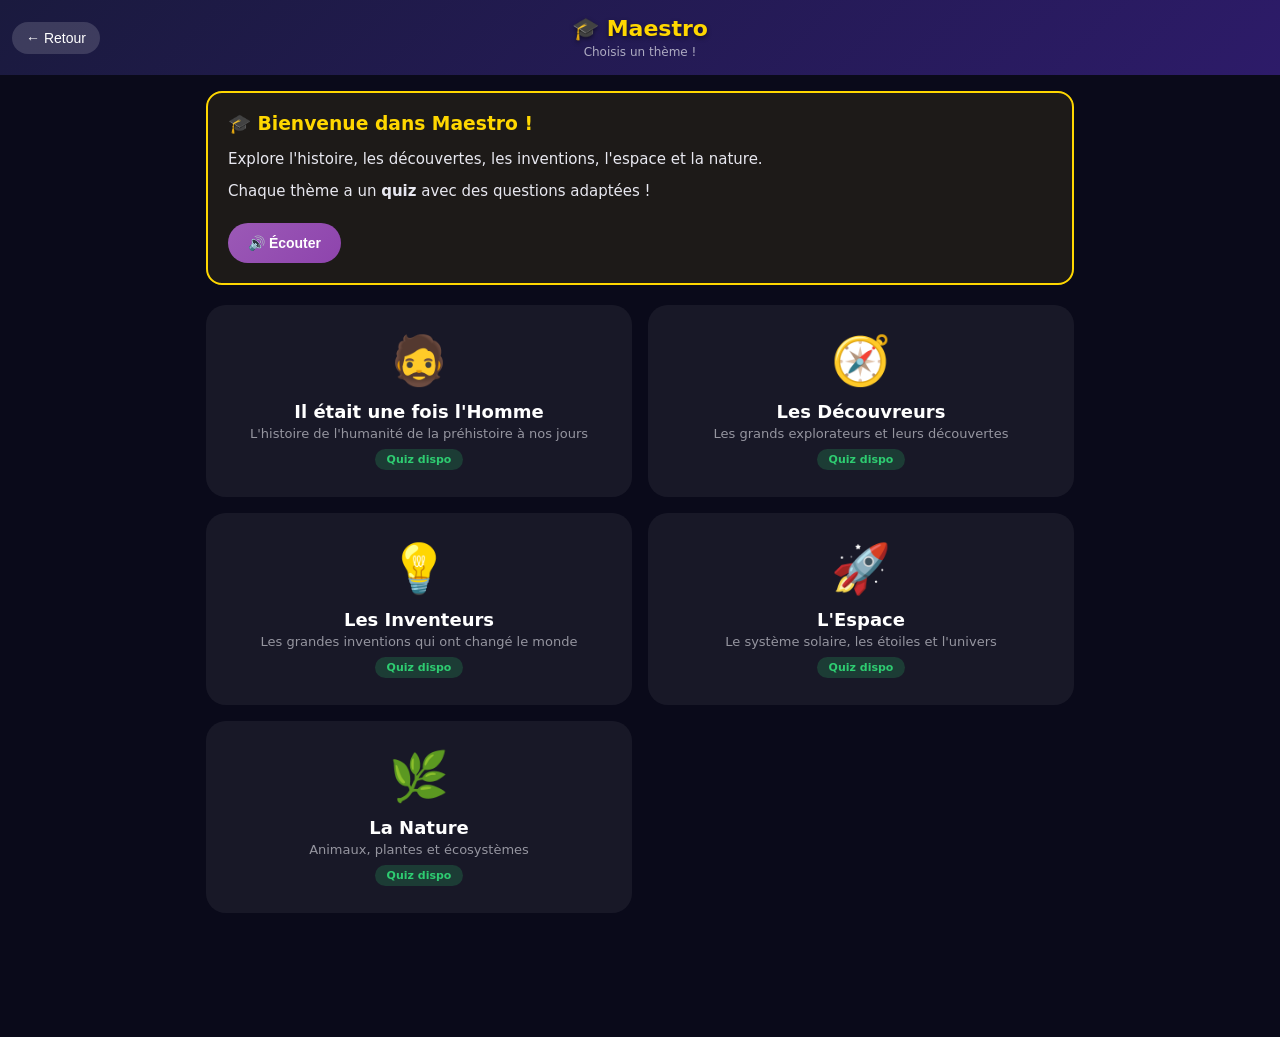
<file: maestro_jeux.html>
<!DOCTYPE html>
<html lang="fr">
<head>
<meta charset="UTF-8">
<meta name="viewport" content="width=device-width, initial-scale=1.0, user-scalable=no">
<title>Maestro — Jeux Éducatifs</title>
<style>
*{margin:0;padding:0;box-sizing:border-box;-webkit-tap-highlight-color:transparent}
:root{
  --bg:#0a0a1a;--card:rgba(255,255,255,0.06);--text:#e8e8f0;
  --accent:#ffd700;--green:#2ecc71;--blue:#3498db;--purple:#9b59b6;
  --red:#e74c3c;--orange:#e67e22;--teal:#1abc9c;
}
body{font-family:'Atkinson Hyperlegible',system-ui,sans-serif;background:var(--bg);color:var(--text);min-height:100vh;touch-action:manipulation}
header{background:linear-gradient(135deg,#1a1a3e,#2d1b69);padding:16px;text-align:center;position:sticky;top:0;z-index:100}
header h1{font-size:22px;color:var(--accent);text-shadow:0 2px 4px rgba(0,0,0,0.5)}
header p{font-size:12px;opacity:0.7;margin-top:4px}
.back-btn{position:absolute;left:12px;top:50%;transform:translateY(-50%);background:rgba(255,255,255,0.15);border:none;color:#fff;padding:8px 14px;border-radius:20px;font-size:14px;cursor:pointer}
.container{padding:16px;max-width:900px;margin:0 auto;padding-bottom:100px}
.game-grid{display:grid;grid-template-columns:1fr 1fr;gap:16px;margin-bottom:24px}
.game-card{background:var(--card);border-radius:20px;padding:24px;text-align:center;cursor:pointer;transition:all 0.2s;border:3px solid transparent}
.game-card:active{transform:scale(0.95)}
.game-card:hover{border-color:var(--accent)}
.game-emoji{font-size:48px;display:block;margin-bottom:12px}
.game-title{font-size:18px;font-weight:bold;color:#fff;margin-bottom:4px}
.game-desc{font-size:13px;opacity:0.6}
.game-badge{display:inline-block;padding:4px 12px;border-radius:12px;font-size:11px;font-weight:bold;margin-top:8px}
.badge-ok{background:rgba(46,204,113,0.2);color:var(--green)}
.badge-soon{background:rgba(241,196,15,0.2);color:var(--accent)}
/* QUIZ STYLES */
.quiz-container{display:none}
.quiz-container.show{display:block}
.quiz-header{display:flex;justify-content:space-between;align-items:center;padding:12px 16px;background:var(--card);border-radius:12px;margin-bottom:16px}
.quiz-progress{flex:1;height:8px;background:rgba(255,255,255,0.1);border-radius:4px;margin:0 16px;overflow:hidden}
.quiz-progress-bar{height:100%;background:linear-gradient(90deg,var(--green),var(--accent));border-radius:4px;transition:width 0.3s}
.quiz-q{background:var(--card);border-radius:16px;padding:24px;margin-bottom:16px;font-size:20px;font-weight:bold;text-align:center}
.quiz-opts{display:grid;grid-template-columns:1fr 1fr;gap:12px;margin-bottom:16px}
.q-opt{padding:16px;border:3px solid rgba(255,255,255,0.15);border-radius:12px;background:var(--card);color:#fff;font-size:16px;font-weight:bold;cursor:pointer;transition:all 0.2s;text-align:center}
.q-opt:active{transform:scale(0.95)}
.q-opt.correct{border-color:var(--green);background:rgba(46,204,113,0.15)}
.q-opt.wrong{border-color:var(--red);background:rgba(231,76,60,0.15)}
.q-opt .opt-emoji{font-size:28px;display:block;margin-bottom:4px}
.feedback{text-align:center;padding:12px;font-size:20px;font-weight:bold;min-height:50px}
.feedback.ok{color:var(--green)}
.feedback.no{color:var(--red)}
.nav-btns{display:flex;gap:12px;justify-content:center;margin-top:16px;flex-wrap:wrap}
.nav-btn{padding:12px 20px;border:none;border-radius:20px;font-size:14px;font-weight:bold;cursor:pointer;color:#fff;transition:all 0.2s}
.nav-btn:active{transform:scale(0.95)}
.btn-next{background:linear-gradient(135deg,var(--blue),#2980b9)}
.btn-sound{background:linear-gradient(135deg,var(--purple),#8e44ad)}
.btn-home{background:linear-gradient(135deg,#444,#666)}
.result-screen{text-align:center;padding:40px 20px}
.result-emoji{font-size:72px}
.result-title{font-size:28px;font-weight:bold;color:var(--accent);margin:16px 0}
.result-score{font-size:20px;color:#fff}
.tutorial-box{background:rgba(255,215,0,0.08);border:2px solid var(--accent);border-radius:16px;padding:20px;margin-bottom:20px;display:none}
.tutorial-box.show{display:block}
.tutorial-box h3{color:var(--accent);margin-bottom:12px}
.tutorial-box p{font-size:15px;line-height:1.6;margin-bottom:8px}
.tut-step{background:rgba(255,255,255,0.05);padding:10px;border-radius:8px;margin-bottom:8px;font-size:14px}
</style>
</head>
<body>
<header>
  <button class="back-btn" onclick="goHome()">← Retour</button>
  <h1 id="pageTitle">🎓 Maestro</h1>
  <p id="pageSub">Choisis un thème !</p>
</header>
<div class="container" id="app"></div>

<script>
// ===== DONNÉES DES JEUX =====
var GAMES={
  homme:{
    title:"Il était une fois l'Homme",
    emoji:"🧔",
    color:"#e67e22",
    desc:"L'histoire de l'humanité de la préhistoire à nos jours",
    themes:[
      {name:"Préhistoire",emoji:"🦴",period:"-3M à -3000",desc:"Les premiers hommes, la chasse, le feu"},
      {name:"Antiquité",emoji:"🏛️",period:"-3000 à 476",desc:"Égypte, Grèce, Rome"},
      {name:"Moyen Âge",emoji:"🏰",period:"476 à 1492",desc:"Châteaux, chevaliers, cathédrales"},
      {name:"Temps Modernes",emoji:"🎨",period:"1492 à 1789",desc:"Renaissance, grandes découvertes"},
      {name:"Époque Contemporaine",emoji:"🏭",period:"1789 à aujourd'hui",desc:"Révolutions, guerres, technologie"}
    ],
    quiz:[
      {q:"Quand les premiers hommes sont-ils apparus?",opts:["Il y a 3 millions d'années","Il y a 1000 ans","Il y a 100 ans","Il y a 500 ans"],a:0},
      {q:"Qui a construit les pyramides?",opts:["Les Romains","Les Grecs","Les Égyptiens","Les Gaulois"],a:2},
      {q:"Qu'est-ce qu'un chevalier?",opts:["Un paysan","Un guerrier à cheval","Un roi","Un marchand"],a:1},
      {q:"Quand a eu lieu la Révolution française?",opts:["1492","1789","1914","1066"],a:1},
      {q:"Qui a découvert l'Amérique?",opts:["Vasco de Gama","Christophe Colomb","Marco Polo","Napoléon"],a:1},
      {q:"Quel événement marque le Moyen Âge?",opts:["La Révolution","Les châteaux forts","L'internet","La voiture"],a:1},
      {q:"Qui a peint la Joconde?",opts:["Michel-Ange","Léonard de Vinci","Raphaël","Picasso"],a:1},
      {q:"Qu'est-ce qu'un dinosaure?",opts:["Un animal préhistorique","Un chien","Un poisson","Un oiseau moderne"],a:0},
      {q:"Quand a eu lieu la Première Guerre mondiale?",opts:["1492","1789","1914","2000"],a:2},
      {q:"Qui était Jules César?",opts:["Un pharaon","Un empereur romain","Un roi de France","Un explorateur"],a:1}
    ]
  },
  decouvreurs:{
    title:"Les Découvreurs",
    emoji:"🧭",
    color:"#3498db",
    desc:"Les grands explorateurs et leurs découvertes",
    themes:[
      {name:"Christophe Colomb",emoji:"⛵",desc:"Découvre l'Amérique en 1492"},
      {name:"Marco Polo",emoji:"🐪",desc:"Voyage en Chine par la Route de la Soie"},
      {name:"Vasco de Gama",emoji:"🌊",desc:"Ouvre la route des Indes"},
      {name:"James Cook",emoji:"🏝️",desc:"Explore le Pacifique et l'Australie"},
      {name:"Amundsen",emoji:"🧊",desc:"Premier au pôle Sud"},
      {name:"Ibn Battuta",emoji:"🕌",desc:"Le plus grand voyageur du Moyen Âge"}
    ],
    quiz:[
      {q:"Qu'a découvert Christophe Colomb?",opts:["L'Inde","L'Amérique","La Chine","L'Afrique"],a:1},
      {q:"Où est allé Marco Polo?",opts:["En Amérique","En Chine","En Australie","En Antarctique"],a:1},
      {q:"Quel océan a traversé Vasco de Gama?",opts:["Pacifique","Atlantique","Indien","Arctique"],a:2},
      {q:"Qui est allé au pôle Sud?",opts:["Cook","Amundsen","Col Polo","Colomb"],a:1},
      {q:"Quel moyen de transport utilisait Marco Polo?",opts:["Le bateau","Le chameau","L'avion","Le train"],a:1},
      {q:"En quelle année Colomb découvre l'Amérique?",opts:["1066","1492","1789","1914"],a:1},
      {q:"Quel continent Cook a-t-il exploré?",opts:["L'Afrique","L'Europe","L'Australie","L'Asie"],a:2},
      {q:"Ibn Battuta venait de quel pays?",opts:["France","Chine","Maroc","Inde"],a:2}
    ]
  },
  inventeurs:{
    title:"Les Inventeurs",
    emoji:"💡",
    color:"#f39c12",
    desc:"Les grandes inventions qui ont changé le monde",
    themes:[
      {name:"L'imprimerie",emoji:"📚",inventeur:"Gutenberg",year:"1440"},
      {name:"L'électricité",emoji:"⚡",inventeur:"Edison / Tesla",year:"1879"},
      {name:"La voiture",emoji:"🚗",inventeur:"Benz",year:"1886"},
      {name:"L'avion",emoji:"✈️",inventeur:"Frères Wright",year:"1903"},
      {name:"Le téléphone",emoji:"📞",inventeur:"Bell",year:"1876"},
      {name:"Internet",emoji:"🌐",inventeur:"ARPANET",year:"1969"},
      {name:"La pénicilline",emoji:"💊",inventeur:"Fleming",year:"1928"},
      {name:"L'ampoule",emoji:"💡",inventeur:"Edison",year:"1879"}
    ],
    quiz:[
      {q:"Qui a inventé l'imprimerie?",opts:["Edison","Gutenberg","Bell","Wright"],a:1},
      {q:"Quand l'avion a-t-il volé pour la première fois?",opts:["1800","1903","1950","2000"],a:1},
      {q:"Qui a inventé le téléphone?",opts:["Edison","Bell","Gutenberg","Benz"],a:1},
      {q:"Quelle invention permet de lire des livres?",opts:["Le téléphone","L'imprimerie","La voiture","L'avion"],a:1},
      {q:"Qui a découvert la pénicilline?",opts:["Edison","Fleming","Bell","Gutenberg"],a:1},
      {q:"Quand est née Internet?",opts:["1900","1950","1969","2000"],a:2},
      {q:"Qui a inventé la voiture?",opts:["Wright","Benz","Edison","Bell"],a:1},
      {q:"À quoi sert l'ampoule?",opts:["À parler","À éclairer","À voyager","À manger"],a:1}
    ]
  },
  espace:{
    title:"L'Espace",
    emoji:"🚀",
    color:"#9b59b6",
    desc:"Le système solaire, les étoiles et l'univers",
    themes:[
      {name:"Le Soleil",emoji:"☀️",desc:"Notre étoile, 4,6 milliards d'années"},
      {name:"La Terre",emoji:"🌍",desc:"Notre planète, la seule avec de l'eau liquide"},
      {name:"La Lune",emoji:"🌙",desc:"Notre satellite naturel"},
      {name:"Mars",emoji:"🔴",desc:"La planète rouge"},
      {name:"Jupiter",emoji:"🟠",desc:"La plus grande planète"},
      {name:"Saturne",emoji:"🪐",desc:"Célèbre pour ses anneaux"},
      {name:"Les étoiles",emoji:"⭐",desc:"Des soleils très lointains"},
      {name:"La Voie Lactée",emoji:"🌌",desc:"Notre galaxie, 200 milliards d'étoiles"}
    ],
    quiz:[
      {q:"Combien de planètes dans le système solaire?",opts:["5","7","8","12"],a:2},
      {q:"Quelle est la plus proche du Soleil?",opts:["Terre","Mars","Mercure","Vénus"],a:2},
      {q:"Quelle planète a des anneaux?",opts:["Mars","Jupiter","Saturne","Neptune"],a:2},
      {q:"Comment s'appelle notre galaxie?",opts:["Andromède","Voie Lactée","Orion","Cassiopée"],a:1},
      {q:"Quelle est la planète rouge?",opts:["Vénus","Mars","Jupiter","Mercure"],a:1},
      {q:"Quel est le satellite de la Terre?",opts:["Mars","La Lune","Le Soleil","Vénus"],a:1},
      {q:"Quelle est la plus grande planète?",opts:["Terre","Mars","Jupiter","Saturne"],a:2},
      {q:"De quoi est fait le Soleil?",opts:["De roche","De gaz chaud","De glace","De métal"],a:1}
    ]
  },
  nature:{
    title:"La Nature",
    emoji:"🌿",
    color:"#2ecc71",
    desc:"Animaux, plantes et écosystèmes",
    themes:[
      {name:"Les animaux de la ferme",emoji:"🐄",desc:"Vache, cochon, poule, cheval"},
      {name:"Les animaux sauvages",emoji:"🦁",desc:"Lion, éléphant, girafe, zèbre"},
      {name:"Les animaux marins",emoji:"🐋",desc:"Baleine, dauphin, requin, méduse"},
      {name:"Les insectes",emoji:"🐝",desc:"Abeille, papillon, fourmi, coccinelle"},
      {name:"Les arbres",emoji:"🌳",desc:"Chêne, sapin, olivier, baobab"},
      {name:"Les fleurs",emoji:"🌸",desc:"Rose, tournesol, tulipe, marguerite"},
      {name:"Les saisons",emoji:"🍂",desc:"Printemps, été, automne, hiver"},
      {name:"Les écosystèmes",emoji:"🌍",desc:"Forêt, océan, désert, montagne"}
    ],
    quiz:[
      {q:"Combien de pattes a une araignée?",opts:["4","6","8","10"],a:2},
      {q:"Quel animal est le plus grand?",opts:["L'éléphant","La baleine bleue","La girafe","Le requin"],a:1},
      {q:"Que mangent les vaches?",opts:["De la viande","De l'herbe","Du poisson","Des insectes"],a:1},
      {q:"Quel animal produit du miel?",opts:["La guêpe","L'abeille","Le papillon","La fourmi"],a:1},
      {q:"Quelle saison vient après l'hiver?",opts:["L'été","L'automne","Le printemps","La pluie"],a:2},
      {q:"Où vivent les poissons?",opts:["Dans les arbres","Dans l'eau","Dans le ciel","Dans la terre"],a:1},
      {q:"Quel animal a une trompe?",opts:["Le lion","L'éléphant","Le zèbre","Le gorille"],a:1},
      {q:"De quoi les plantes ont-elles besoin?",opts:["De l'eau et du soleil","De la viande","Du plastique","Du métal"],a:0}
    ]
  }
};

// ===== ÉTAT =====
var currentGame=null;
var currentMode="menu"; // menu, themes, quiz, result
var quizIndex=0;
var score=0;
var totalQ=0;

// ===== AUDIO =====
var speechQueue=[],isSpeaking=false;
function speak(text,cb){
  if(!('speechSynthesis'in window)){if(cb)cb();return}
  speechQueue.push({text:text,cb:cb});
  if(!isSpeaking) processQueue();
}
function processQueue(){
  if(!speechQueue.length){isSpeaking=false;return}
  isSpeaking=true;
  var item=speechQueue.shift();
  var u=new SpeechSynthesisUtterance(item.text);
  u.lang='fr-FR';u.rate=0.9;u.pitch=1.1;
  u.onend=function(){if(item.cb)item.cb();processQueue()};
  u.onerror=function(){processQueue()};
  speechSynthesis.speak(u);
}
function stopSpeech(){speechQueue=[];isSpeaking=false;speechSynthesis.cancel();}

var _audioCtx=null;
function getAudioCtx(){
  if(!_audioCtx) _audioCtx=new(window.AudioContext||window.webkitAudioContext)();
  if(_audioCtx.state==='suspended') _audioCtx.resume();
  return _audioCtx;
}
function playTone(freq,dur){
  try{
    var ctx=getAudioCtx();
    var o=ctx.createOscillator(),g=ctx.createGain();
    o.type='sine';o.frequency.value=freq;
    g.gain.setValueAtTime(0.3,ctx.currentTime);
    g.gain.exponentialRampToValueAtTime(0.01,ctx.currentTime+dur);
    o.connect(g);g.connect(ctx.destination);
    o.start(ctx.currentTime);o.stop(ctx.currentTime+dur);
  }catch(e){}
}

// ===== RENDU =====
function render(){
  var app=document.getElementById('app');
  document.getElementById('pageTitle').textContent='🎓 Maestro';
  document.getElementById('pageSub').textContent='Choisis un thème !';
  
  if(currentMode==="menu")renderMenu(app);
  else if(currentMode==="themes")renderThemes(app);
  else if(currentMode==="quiz")renderQuiz(app);
  else if(currentMode==="result")renderResult(app);
}

function renderMenu(app){
  var html='<div class="tutorial-box show">'
    +'<h3>🎓 Bienvenue dans Maestro !</h3>'
    +'<p>Explore l\'histoire, les découvertes, les inventions, l\'espace et la nature.</p>'
    +'<p>Chaque thème a un <strong>quiz</strong> avec des questions adaptées !</p>'
    +'<button class="nav-btn btn-sound" style="margin-top:12px" onclick="speak(\'Bienvenue dans Maestro ! Choisis un thème pour commencer.\')">🔊 Écouter</button>'
    +'</div><div class="game-grid">';
  
  var keys=Object.keys(GAMES);
  for(var i=0;i<keys.length;i++){
    var g=GAMES[keys[i]];
    html+='<div class="game-card" onclick="selectGame(\''+keys[i]+'\')">'
      +'<span class="game-emoji">'+g.emoji+'</span>'
      +'<div class="game-title">'+g.title+'</div>'
      +'<div class="game-desc">'+g.desc+'</div>'
      +'<span class="game-badge badge-ok">Quiz dispo</span>'
      +'</div>';
  }
  html+='</div>';
  app.innerHTML=html;
  speak("Bienvenue dans Maestro ! Choisis un thème pour commencer.");
}

function selectGame(key){
  currentGame=GAMES[key];
  currentMode="themes";
  render();
}

function renderThemes(app){
  document.getElementById('pageTitle').textContent=currentGame.emoji+' '+currentGame.title;
  document.getElementById('pageSub').textContent=currentGame.desc;
  
  var html='<div class="tutorial-box show">'
    +'<h3>'+currentGame.emoji+' '+currentGame.title+'</h3>'
    +'<p>Choisis un thème pour explorer, ou lance le quiz !</p>'
    +'<div style="display:flex;gap:12px;margin-top:12px;flex-wrap:wrap;justify-content:center">'
    +'<button class="nav-btn btn-next" onclick="startQuiz()">🎮 Quiz</button>'
    +'<button class="nav-btn btn-sound" onclick="speak(\''+currentGame.title+'. '+currentGame.desc+' Choisis un thème ou lance le quiz.\')">🔊 Écouter</button>'
    +'</div></div><div class="game-grid">';
  
  for(var i=0;i<currentGame.themes.length;i++){
    var t=currentGame.themes[i];
    var extra='';
    if(t.period)extra='<div style="opacity:0.5;font-size:12px">'+t.period+'</div>';
    if(t.inventeur)extra='<div style="opacity:0.5;font-size:12px">'+t.inventeur+' ('+t.year+')</div>';
    html+='<div class="game-card" onclick="showTheme('+i+')">'
      +'<span class="game-emoji">'+t.emoji+'</span>'
      +'<div class="game-title">'+t.name+'</div>'
      +'<div class="game-desc">'+t.desc+'</div>'
      +extra+'</div>';
  }
  html+='</div>';
  app.innerHTML=html;
}

function showTheme(idx){
  var t=currentGame.themes[idx];
  var app=document.getElementById('app');
  var extra='';
  if(t.period)extra='<p style="opacity:0.7">Période : '+t.period+'</p>';
  if(t.inventeur)extra='<p style="opacity:0.7">Inventeur : '+t.inventeur+' ('+t.year+')</p>';
  
  app.innerHTML='<div class="tutorial-box show" style="text-align:center">'
    +'<div style="font-size:64px">'+t.emoji+'</div>'
    +'<h3>'+t.name+'</h3>'
    +'<p>'+t.desc+'</p>'
    +extra
    +'<div style="display:flex;gap:12px;margin-top:16px;justify-content:center;flex-wrap:wrap">'
    +'<button class="nav-btn btn-sound" onclick="speak(\''+t.name+'. '+t.desc+'\')">🔊 Écouter</button>'
    +'<button class="nav-btn btn-next" onclick="startQuiz()">🎮 Quiz</button>'
    +'<button class="nav-btn btn-home" onclick="currentMode=\'themes\';render()">← Thèmes</button>'
    +'</div></div>';
  
  speak(t.name+". "+t.desc);
}

function startQuiz(){
  currentMode="quiz";
  quizIndex=0;
  score=0;
  totalQ=currentGame.quiz.length;
  render();
}

function renderQuiz(app){
  var q=currentGame.quiz[quizIndex];
  var pct=Math.round((quizIndex/totalQ)*100);
  
  // Mélanger options
  var opts=[];
  for(var i=0;i<q.opts.length;i++)opts.push({text:q.opts[i],ok:i===q.a});
  for(var i=opts.length-1;i>0;i--){var j=Math.floor(Math.random()*(i+1));var t=opts[i];opts[i]=opts[j];opts[j]=t;}
  
  document.getElementById('pageTitle').textContent='🎮 Quiz';
  document.getElementById('pageSub').textContent=currentGame.title;
  
  var html='<div class="quiz-container show">'
    +'<div class="quiz-header">'
    +'<span>'+(quizIndex+1)+'/'+totalQ+'</span>'
    +'<div class="quiz-progress"><div class="quiz-progress-bar" style="width:'+pct+'%"></div></div>'
    +'<span>⭐ '+score+'</span>'
    +'</div>'
    +'<div class="quiz-q">'+q.q+'</div>'
    +'<div class="quiz-opts" id="qOpts">';
  
  for(var o=0;o<opts.length;o++){
    (function(opt,idx){
      html+='<button class="q-opt" onclick="checkAnswer(this,'+opt.ok+')">'+opt.text+'</button>';
    })(opts[o],o);
  }
  
  html+='</div><div class="feedback" id="qFb"></div>'
    +'<div class="nav-btns"><button class="nav-btn btn-home" onclick="goHome()">🏠 Menu</button></div></div>';
  
  app.innerHTML=html;
  setTimeout(function(){speak(q.q);},500);
}

function checkAnswer(btn,isOk){
  var fb=document.getElementById('qFb');
  var allBtns=document.querySelectorAll('#qOpts .q-opt');
  for(var i=0;i<allBtns.length;i++) allBtns[i].onclick=null;
  
  if(isOk){
    btn.className='q-opt correct';
    fb.className='feedback ok';
    fb.textContent='✅ Bravo !';
    score++;
    playTone(523,0.15);
    setTimeout(function(){playTone(784,0.3);},150);
    speak("Bravo !");
  }else{
    btn.className='q-opt wrong';
    fb.className='feedback no';
    fb.textContent='❌ Essaie encore !';
    playTone(200,0.3);
    speak("Non, essaie encore !");
  }
  
  setTimeout(function(){
    quizIndex++;
    if(quizIndex>=totalQ)currentMode="result";
    render();
  },1500);
}

function renderResult(app){
  var pct=Math.round((score/totalQ)*100);
  var emoji=pct>=80?'🏆':pct>=50?'⭐':'💪';
  var msg=pct>=80?'Excellent !':pct>=50?'Bien joué !':'Continue !';
  
  document.getElementById('pageTitle').textContent=emoji+' '+msg;
  document.getElementById('pageSub').textContent=currentGame.title;
  
  app.innerHTML='<div class="result-screen">'
    +'<div class="result-emoji">'+emoji+'</div>'
    +'<div class="result-title">'+msg+'</div>'
    +'<div class="result-score">Score : '+score+'/'+totalQ+' ('+pct+'%)</div>'
    +'<div class="nav-btns" style="margin-top:24px">'
    +'<button class="nav-btn btn-next" onclick="startQuiz()">🔄 Rejouer</button>'
    +'<button class="nav-btn btn-home" onclick="currentMode=\'themes\';render()">← Thèmes</button>'
    +'<button class="nav-btn btn-home" onclick="goHome()">🏠 Menu</button>'
    +'</div></div>';
  
  speak("C'est fini ! "+score+" sur "+totalQ+" bonnes réponses. "+msg);
}

function goHome(){
  currentGame=null;
  currentMode="menu";
  score=0;
  render();
}

// ===== INIT =====
render();
</script>
</body>
</html>
</file>
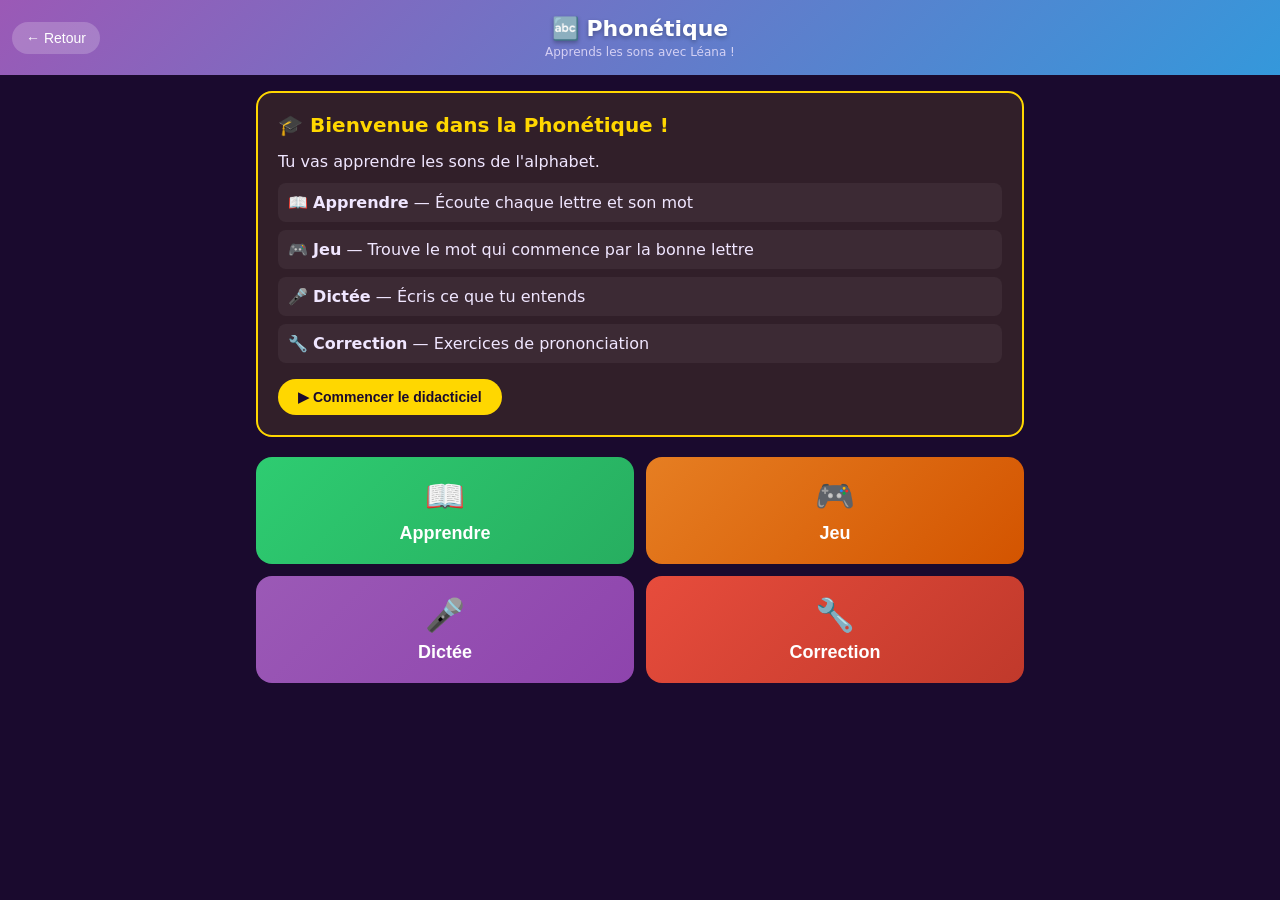
<file: phonetique_leana.html>
<!DOCTYPE html>
<html lang="fr">
<head>
<meta charset="UTF-8">
<meta name="viewport" content="width=device-width, initial-scale=1.0, user-scalable=no">
<title>Phonétique — Léana</title>
<style>
*{margin:0;padding:0;box-sizing:border-box;-webkit-tap-highlight-color:transparent}
:root{
  --pink:#ff69b4;--violet:#9b59b6;--bg:#1a0a2e;--card:rgba(255,255,255,0.08);
  --text:#f0e6ff;--accent:#ffd700;--green:#2ecc71;--red:#e74c3c;
}
body{font-family:'Atkinson Hyperlegible',system-ui,sans-serif;background:var(--bg);color:var(--text);min-height:100vh;overflow-x:hidden;touch-action:manipulation}
header{background:linear-gradient(135deg,var(--violet),#3498db);padding:16px;text-align:center;position:sticky;top:0;z-index:100}
header h1{font-size:22px;color:#fff;text-shadow:0 2px 4px rgba(0,0,0,0.3)}
header p{font-size:12px;opacity:0.8;margin-top:4px}
.back-btn{position:absolute;left:12px;top:50%;transform:translateY(-50%);background:rgba(255,255,255,0.2);border:none;color:#fff;padding:8px 14px;border-radius:20px;font-size:14px;cursor:pointer}
.container{padding:16px;max-width:800px;margin:0 auto;padding-bottom:100px}
.mode-select{display:grid;grid-template-columns:1fr 1fr;gap:12px;margin-bottom:20px}
.mode-btn{padding:20px;border:none;border-radius:16px;font-size:18px;font-weight:bold;cursor:pointer;color:#fff;transition:all 0.2s;text-align:center}
.mode-btn:active{transform:scale(0.95)}
.mode-btn.eco{background:linear-gradient(135deg,#2ecc71,#27ae60)}
.mode-btn.jeu{background:linear-gradient(135deg,#e67e22,#d35400)}
.mode-btn.dic{background:linear-gradient(135deg,#9b59b6,#8e44ad)}
.mode-btn.cor{background:linear-gradient(135deg,#e74c3c,#c0392b)}
.mode-btn .emoji{font-size:32px;display:block;margin-bottom:8px}
.letter-display{text-align:center;padding:30px;background:var(--card);border-radius:20px;margin-bottom:20px}
.letter-big{font-size:120px;font-weight:bold;color:var(--accent);text-shadow:0 0 20px rgba(255,215,0,0.5);line-height:1}
.letter-sound{font-size:28px;color:#fff;margin-top:10px}
.letter-word{font-size:24px;color:var(--green);margin-top:8px}
.options-grid{display:grid;grid-template-columns:2fr 2fr;gap:12px;margin-bottom:20px}
.opt-btn{padding:18px;border:3px solid rgba(255,255,255,0.2);border-radius:16px;background:var(--card);color:#fff;font-size:20px;font-weight:bold;cursor:pointer;transition:all 0.2s;text-align:center}
.opt-btn:active{transform:scale(0.95)}
.opt-btn.correct{border-color:var(--green);background:rgba(46,204,113,0.2)}
.opt-btn.wrong{border-color:var(--red);background:rgba(231,76,60,0.2)}
.opt-btn .opt-emoji{font-size:36px;display:block;margin-bottom:4px}
.score-bar{display:flex;justify-content:space-between;align-items:center;padding:12px 16px;background:var(--card);border-radius:12px;margin-bottom:16px;font-size:18px}
.score-val{color:var(--accent);font-weight:bold}
.feedback{text-align:center;padding:16px;font-size:24px;font-weight:bold;min-height:60px}
.feedback.ok{color:var(--green)}
.feedback.no{color:var(--red)}
.tutorial-box{background:rgba(255,215,0,0.1);border:2px solid var(--accent);border-radius:16px;padding:20px;margin-bottom:20px;display:none}
.tutorial-box.show{display:block}
.tutorial-box h3{color:var(--accent);margin-bottom:12px;font-size:20px}
.tutorial-box p{font-size:16px;line-height:1.6;margin-bottom:8px}
.tutorial-box .step{background:rgba(255,255,255,0.05);padding:10px;border-radius:8px;margin-bottom:8px}
.tut-btn{padding:10px 20px;border:none;border-radius:20px;font-size:14px;font-weight:bold;cursor:pointer;margin-top:8px;background:var(--accent);color:#1a0a2e}
.nav-btns{display:flex;gap:12px;justify-content:center;margin-top:16px}
.nav-btn{padding:14px 24px;border:none;border-radius:25px;font-size:16px;font-weight:bold;cursor:pointer;color:#fff;transition:all 0.2s}
.nav-btn:active{transform:scale(0.95)}
.btn-next{background:linear-gradient(135deg,#3498db,#2980b9)}
.btn-sound{background:linear-gradient(135deg,var(--pink),var(--violet))}
.btn-home{background:linear-gradient(135deg,#444,#666)}
</style>
</head>
<body>
<header>
  <button class="back-btn" onclick="window.location.href='dashboard_leana.html'">← Retour</button>
  <h1>🔤 Phonétique</h1>
  <p>Apprends les sons avec Léana !</p>
</header>
<div class="container" id="app"></div>

<script>
// ===== DONNÉES PHONÉTIQUE =====
var PHONETICS=[
  {letter:"A",sound:"a",word:"Avion",emoji:"✈️",options:[{text:"Avion",emoji:"✈️",ok:true},{text:"Bateau",emoji:"⛵",ok:false},{text:"Chat",emoji:"🐱",ok:false},{text:"Éléphant",emoji:"🐘",ok:false}]},
  {letter:"B",sound:"bé",word:"Bateau",emoji:"⛵",options:[{text:"Avion",emoji:"✈️",ok:false},{text:"Bateau",emoji:"⛵",ok:true},{text:"Chien",emoji:"🐶",ok:false},{text:"Dauphin",emoji:"🐬",ok:false}]},
  {letter:"C",sound:"cé",word:"Chat",emoji:"🐱",options:[{text:"Chat",emoji:"🐱",ok:true},{text:"Étoile",emoji:"⭐",ok:false},{text:"Fleur",emoji:"🌸",ok:false},{text:"Girafe",emoji:"🦒",ok:false}]},
  {letter:"D",sound:"dé",word:"Dauphin",emoji:"🐬",options:[{text:"Dauphin",emoji:"🐬",ok:true},{text:"Éléphant",emoji:"🐘",ok:false},{text:"Fraise",emoji:"🍓",ok:false},{text:"Gâteau",emoji:"🎂",ok:false}]},
  {letter:"E",sound:"e",word:"Éléphant",emoji:"🐘",options:[{text:"Éléphant",emoji:"🐘",ok:true},{text:"Hibou",emoji:"🦉",ok:false},{text:"Iris",emoji:"🌸",ok:false},{text:"Jungle",emoji:"🌴",ok:false}]},
  {letter:"F",sound:"effe",word:"Fleur",emoji:"🌸",options:[{text:"Fleur",emoji:"🌸",ok:true},{text:"Girafe",emoji:"🦒",ok:false},{text:"Hibou",emoji:"🦉",ok:false},{text:"Igloo",emoji:"🏠",ok:false}]},
  {letter:"G",sound:"gé",word:"Girafe",emoji:"🦒",options:[{text:"Girafe",emoji:"🦒",ok:true},{text:"Hibou",emoji:"🦉",ok:false},{text:"Iris",emoji:"🌸",ok:false},{text:"Jardin",emoji:"🌻",ok:false}]},
  {letter:"H",sound:"ache",word:"Hibou",emoji:"🦉",options:[{text:"Hibou",emoji:"🦉",ok:true},{text:"Igloo",emoji:"🏠",ok:false},{text:"Jungle",emoji:"🌴",ok:false},{text:"Koala",emoji:"🐨",ok:false}]},
  {letter:"I",sound:"i",word:"Iris",emoji:"🌸",options:[{text:"Iris",emoji:"🌸",ok:true},{text:"Jardin",emoji:"🌻",ok:false},{text:"Koala",emoji:"🐨",ok:false},{text:"Lion",emoji:"🦁",ok:false}]},
  {letter:"J",sound:"ji",word:"Jardin",emoji:"🌻",options:[{text:"Jardin",emoji:"🌻",ok:true},{text:"Koala",emoji:"🐨",ok:false},{text:"Lune",emoji:"🌙",ok:false},{text:"Maison",emoji:"🏠",ok:false}]},
  {letter:"K",sound:"ka",word:"Koala",emoji:"🐨",options:[{text:"Koala",emoji:"🐨",ok:true},{text:"Lion",emoji:"🦁",ok:false},{text:"Lune",emoji:"🌙",ok:false},{text:"Montagne",emoji:"⛰️",ok:false}]},
  {letter:"L",sound:"elle",word:"Lion",emoji:"🦁",options:[{text:"Lion",emoji:"🦁",ok:true},{text:"Lune",emoji:"🌙",ok:false},{text:"Maison",emoji:"🏠",ok:false},{text:"Nounours",emoji:"🧸",ok:false}]},
  {letter:"M",sound:"emme",word:"Maison",emoji:"🏠",options:[{text:"Maison",emoji:"🏠",ok:true},{text:"Nounours",emoji:"🧸",ok:false},{text:"Ours",emoji:"🐻",ok:false},{text:"Pomme",emoji:"🍎",ok:false}]},
  {letter:"N",sound:"enne",word:"Nounours",emoji:"🧸",options:[{text:"Nounours",emoji:"🧸",ok:true},{text:"Ours",emoji:"🐻",ok:false},{text:"Pomme",emoji:"🍎",ok:false},{text:"Quille",emoji:"🎳",ok:false}]},
  {letter:"O",sound:"o",word:"Ours",emoji:"🐻",options:[{text:"Ours",emoji:"🐻",ok:true},{text:"Pomme",emoji:"🍎",ok:false},{text:"Quille",emoji:"🎳",ok:false},{text:"Raton",emoji:"🦝",ok:false}]},
  {letter:"P",sound:"pé",word:"Pomme",emoji:"🍎",options:[{text:"Pomme",emoji:"🍎",ok:true},{text:"Quille",emoji:"🎳",ok:false},{text:"Raton",emoji:"🦝",ok:false},{text:"Soleil",emoji:"☀️",ok:false}]},
  {letter:"Q",sound:"ku",word:"Quille",emoji:"🎳",options:[{text:"Quille",emoji:"🎳",ok:true},{text:"Raton",emoji:"🦝",ok:false},{text:"Soleil",emoji:"☀️",ok:false},{text:"Tortue",emoji:"🐢",ok:false}]},
  {letter:"R",sound:"erre",word:"Raton",emoji:"🦝",options:[{text:"Raton",emoji:"🦝",ok:true},{text:"Soleil",emoji:"☀️",ok:false},{text:"Tortue",emoji:"🐢",ok:false},{text:"Univers",emoji:"🌌",ok:false}]},
  {letter:"S",sound:"esse",word:"Soleil",emoji:"☀️",options:[{text:"Soleil",emoji:"☀️",ok:true},{text:"Tortue",emoji:"🐢",ok:false},{text:"Univers",emoji:"🌌",ok:false},{text:"Vache",emoji:"🐄",ok:false}]},
  {letter:"T",sound:"té",word:"Tortue",emoji:"🐢",options:[{text:"Tortue",emoji:"🐢",ok:true},{text:"Univers",emoji:"🌌",ok:false},{text:"Vache",emoji:"🐄",ok:false},{text:"Wagon",emoji:"🚂",ok:false}]},
  {letter:"U",sound:"u",word:"Univers",emoji:"🌌",options:[{text:"Univers",emoji:"🌌",ok:true},{text:"Vache",emoji:"🐄",ok:false},{text:"Wagon",emoji:"🚂",ok:false},{text:"Xylophone",emoji:"🎵",ok:false}]},
  {letter:"V",sound:"vé",word:"Vache",emoji:"🐄",options:[{text:"Vache",emoji:"🐄",ok:true},{text:"Wagon",emoji:"🚂",ok:false},{text:"Xylophone",emoji:"🎵",ok:false},{text:"Yacht",emoji:"🛥️",ok:false}]},
  {letter:"W",sound:"double vé",word:"Wagon",emoji:"🚂",options:[{text:"Wagon",emoji:"🚂",ok:true},{text:"Xylophone",emoji:"🎵",ok:false},{text:"Yacht",emoji:"🛥️",ok:false},{text:"Zèbre",emoji:"🦓",ok:false}]},
  {letter:"X",sound:"ixe",word:"Xylophone",emoji:"🎵",options:[{text:"Xylophone",emoji:"🎵",ok:true},{text:"Yacht",emoji:"🛥️",ok:false},{text:"Zèbre",emoji:"🦓",ok:false},{text:"Avion",emoji:"✈️",ok:false}]},
  {letter:"Y",sound:"i grec",word:"Yacht",emoji:"🛥️",options:[{text:"Yacht",emoji:"🛥️",ok:true},{text:"Zèbre",emoji:"🦓",ok:false},{text:"Avion",emoji:"✈️",ok:false},{text:"Bateau",emoji:"⛵",ok:false}]},
  {letter:"Z",sound:"zède",word:"Zèbre",emoji:"🦓",options:[{text:"Zèbre",emoji:"🦓",ok:true},{text:"Avion",emoji:"✈️",ok:false},{text:"Bateau",emoji:"⛵",ok:false},{text:"Chat",emoji:"🐱",ok:false}]}
];

// ===== ÉTAT =====
var currentMode="menu"; // menu, learn, quiz, tutorial
var currentIndex=0;
var score=0;
var totalAnswered=0;
var tutorialStep=0;

// ===== AUDIO =====
var _audioCtx=null;
function getAudioCtx(){
  if(!_audioCtx) _audioCtx=new(window.AudioContext||window.webkitAudioContext)();
  if(_audioCtx.state==='suspended') _audioCtx.resume();
  return _audioCtx;
}

var speechQueue=[],isSpeaking=false;
function speak(text,cb){
  if(!('speechSynthesis'in window)){if(cb)cb();return}
  speechQueue.push({text:text,cb:cb});
  if(!isSpeaking) processQueue();
}
function processQueue(){
  if(!speechQueue.length){isSpeaking=false;return}
  isSpeaking=true;
  var item=speechQueue.shift();
  var u=new SpeechSynthesisUtterance(item.text);
  u.lang='fr-FR';u.rate=0.85;u.pitch=1.2;
  u.onend=function(){if(item.cb)item.cb();processQueue()};
  u.onerror=function(){processQueue()};
  speechSynthesis.speak(u);
}
function stopSpeech(){speechQueue=[];isSpeaking=false;speechSynthesis.cancel();}

function playTone(freq,dur){
  try{
    var ctx=getAudioCtx();
    var o=ctx.createOscillator(),g=ctx.createGain();
    o.type='sine';o.frequency.value=freq;
    g.gain.setValueAtTime(0.3,ctx.currentTime);
    g.gain.exponentialRampToValueAtTime(0.01,ctx.currentTime+dur);
    o.connect(g);g.connect(ctx.destination);
    o.start(ctx.currentTime);o.stop(ctx.currentTime+dur);
  }catch(e){}
}

// ===== RENDU =====
function render(){
  var app=document.getElementById('app');
  if(currentMode==="menu")renderMenu(app);
  else if(currentMode==="tutorial")renderTutorial(app);
  else if(currentMode==="learn")renderLearn(app);
  else if(currentMode==="quiz")renderQuiz(app);
}

function renderMenu(app){
  app.innerHTML='<div class="tutorial-box show">'
    +'<h3>🎓 Bienvenue dans la Phonétique !</h3>'
    +'<p>Tu vas apprendre les sons de l\'alphabet.</p>'
    +'<div class="step">📖 <strong>Apprendre</strong> — Écoute chaque lettre et son mot</div>'
    +'<div class="step">🎮 <strong>Jeu</strong> — Trouve le mot qui commence par la bonne lettre</div>'
    +'<div class="step">🎤 <strong>Dictée</strong> — Écris ce que tu entends</div>'
    +'<div class="step">🔧 <strong>Correction</strong> — Exercices de prononciation</div>'
    +'<button class="tut-btn" onclick="startTutorial()">▶ Commencer le didacticiel</button>'
    +'</div>'
    +'<div class="mode-select">'
    +'<button class="mode-btn eco" onclick="startLearn()"><span class="emoji">📖</span>Apprendre</button>'
    +'<button class="mode-btn jeu" onclick="startQuiz()"><span class="emoji">🎮</span>Jeu</button>'
    +'<button class="mode-btn dic" onclick="startDictation()"><span class="emoji">🎤</span>Dictée</button>'
    +'<button class="mode-btn cor" onclick="startCorrection()"><span class="emoji">🔧</span>Correction</button>'
    +'</div>';
  speak("Bienvenue dans la Phonétique ! Choisis un mode pour commencer.");
}

function startTutorial(){
  currentMode="tutorial";
  tutorialStep=0;
  render();
}

function renderTutorial(app){
  var steps=[
    {title:"Étape 1 : Les voyelles",text:"Les voyelles sont A, E, I, O, U, Y. Ce sont les sons les plus importants !",demo:"A comme Avion"},
    {title:"Étape 2 : Les consonnes",text:"Les autres lettres sont les consonnes. Elles accompagnent les voyelles.",demo:"B comme Bateau"},
    {title:"Étape 3 : Les syllabes",text:"On combine les lettres pour faire des syllabes : BA-BE-BI-BO-BU",demo:"BA comme dans Bateau"},
    {title:"Étape 4 : C'est à toi !",text:"Maintenant, essaie le mode Apprendre pour découvrir chaque lettre !",demo:""}
  ];
  var s=steps[tutorialStep];
  app.innerHTML='<div class="tutorial-box show">'
    +'<h3>'+s.title+'</h3>'
    +'<p>'+s.text+'</p>'
    +(s.demo?'<p style="color:var(--accent);font-size:20px">🔊 '+s.demo+'</p>':'')
    +'<div style="display:flex;gap:12px;margin-top:16px;justify-content:center">'
    +(tutorialStep>0?'<button class="tut-btn" onclick="tutPrev()">← Précédent</button>':'')
    +(tutorialStep<steps.length-1?'<button class="tut-btn" onclick="tutNext()">Suivant →</button>':'<button class="tut-btn" onclick="startLearn()">Commencer !</button>')
    +'</div>'
    +'<p style="text-align:center;margin-top:12px;opacity:0.6">Étape '+(tutorialStep+1)+'/'+steps.length+'</p>'
    +'</div>';
  speak(s.title+". "+s.text+(s.demo?" Exemple : "+s.demo:""));
}

function tutNext(){tutorialStep++;render();}
function tutPrev(){tutorialStep--;render();}

function startLearn(){
  currentMode="learn";
  currentIndex=0;
  render();
}

function renderLearn(app){
  var p=PHONETICS[currentIndex];
  app.innerHTML='<div class="score-bar"><span>Lettre '+(currentIndex+1)+'/'+PHONETICS.length+'</span><span class="score-val">'+p.letter+'</span></div>'
    +'<div class="letter-display">'
    +'<div class="letter-big">'+p.letter+'</div>'
    +'<div class="letter-sound">Son : "'+p.sound+'"</div>'
    +'<div class="letter-word">'+p.emoji+' '+p.word+'</div>'
    +'</div>'
    +'<div class="nav-btns">'
    +'<button class="nav-btn btn-sound" onclick="speakLetter()">🔊 Écouter</button>'
    +(currentIndex>0?'<button class="nav-btn btn-next" onclick="prevLetter()">← Précédent</button>':'')
    +(currentIndex<PHONETICS.length-1?'<button class="nav-btn btn-next" onclick="nextLetter()">Suivant →</button>':'<button class="nav-btn btn-next" onclick="startQuiz()">Jeu →</button>')
    +'</div>'
    +'<div class="nav-btns" style="margin-top:12px"><button class="nav-btn btn-home" onclick="goMenu()">🏠 Menu</button></div>';
  speak("La lettre "+p.letter+". Elle fait le son "+p.sound+". "+p.letter+" comme "+p.word+".");
}

function speakLetter(){
  var p=PHONETICS[currentIndex];
  speak(p.letter+" fait le son "+p.sound+". Comme dans "+p.word+".");
}

function nextLetter(){if(currentIndex<PHONETICS.length-1){currentIndex++;render();}}
function prevLetter(){if(currentIndex>0){currentIndex--;render();}}

function startQuiz(){
  currentMode="quiz";
  currentIndex=0;
  score=0;
  totalAnswered=0;
  render();
}

function renderQuiz(app){
  var p=PHONETICS[currentIndex];
  // Mélanger options
  var opts=p.options.slice();
  for(var i=opts.length-1;i>0;i--){var j=Math.floor(Math.random()*(i+1));var t=opts[i];opts[i]=opts[j];opts[j]=t;}
  
  app.innerHTML='<div class="score-bar"><span>Question '+(currentIndex+1)+'/'+PHONETICS.length+'</span><span class="score-val">⭐ '+score+'</span></div>'
    +'<div class="letter-display">'
    +'<div class="letter-big">'+p.letter+'</div>'
    +'<div class="letter-sound">Quel mot commence par "'+p.letter+'" ?</div>'
    +'</div>'
    +'<div class="options-grid" id="opts">';
  for(var o=0;o<opts.length;o++){
    (function(opt){
      app.innerHTML+='<button class="opt-btn" onclick="checkAnswer(this,'+opt.ok+')"><span class="opt-emoji">'+opt.emoji+'</span>'+opt.text+'</button>';
    })(opts[o]);
  }
  app.innerHTML+='</div>'
    +'<div class="feedback" id="fb"></div>'
    +'<div class="nav-btns"><button class="nav-btn btn-home" onclick="goMenu()">🏠 Menu</button></div>';
  
  // Dire la question après un délai
  setTimeout(function(){
    speak("Quel mot commence par la lettre "+p.letter+" ?");
  },500);
}

function checkAnswer(btn,isOk){
  totalAnswered++;
  var fb=document.getElementById('fb');
  var allBtns=document.querySelectorAll('.opt-btn');
  for(var i=0;i<allBtns.length;i++) allBtns[i].onclick=null;
  
  if(isOk){
    btn.className='opt-btn correct';
    fb.className='feedback ok';
    fb.textContent='✅ Bravo !';
    score++;
    playTone(523,0.15);
    setTimeout(function(){playTone(659,0.15);},150);
    setTimeout(function(){playTone(784,0.3);},300);
    speak("Bravo ! C'est bien ça !");
  }else{
    btn.className='opt-btn wrong';
    fb.className='feedback no';
    fb.textContent='❌ Essaie encore !';
    playTone(200,0.3);
    speak("Non, essaie encore !");
  }
  
  setTimeout(function(){
    currentIndex++;
    if(currentIndex>=PHONETICS.length){
      showQuizResult();
    }else{
      render();
    }
  },1500);
}

function showQuizResult(){
  var app=document.getElementById('app');
  var pct=Math.round((score/PHONETICS.length)*100);
  var emoji=pct>=70?'🏆':pct>=40?'⭐':'💪';
  var msg=pct>=70?'Excellent !':pct>=40?'Bien joué !':'Continue !';
  app.innerHTML='<div class="letter-display">'
    +'<div style="font-size:64px">'+emoji+'</div>'
    +'<div class="letter-big" style="font-size:48px">'+msg+'</div>'
    +'<div class="letter-word">Score : '+score+'/'+PHONETICS.length+' ('+pct+'%)</div>'
    +'</div>'
    +'<div class="nav-btns">'
    +'<button class="nav-btn btn-next" onclick="startQuiz()">🔄 Rejouer</button>'
    +'<button class="nav-btn btn-home" onclick="goMenu()">🏠 Menu</button>'
    +'</div>';
  speak("C'est fini ! Tu as "+score+" sur "+PHONETICS.length+" bonnes réponses. "+msg);
}

// ===== DICTÉE =====
var dictationWords=["chat","maison","pomme","fleur","soleil","lune","arbre","oiseau","lapin","étoile"];
var currentDictWord=0;

function startDictation(){
  currentMode="dictation";
  currentDictWord=0;
  renderDictation();
}

function renderDictation(){
  var app=document.getElementById('app');
  app.innerHTML='<div class="score-bar"><span>Dictée '+(currentDictWord+1)+'/'+dictationWords.length+'</span><span class="score-val">⭐ '+score+'</span></div>'
    +'<div class="letter-display">'
    +'<div style="font-size:48px">🎤</div>'
    +'<div class="letter-sound">Écoute le mot et répète-le !</div>'
    +'</div>'
    +'<div class="nav-btns">'
    +'<button class="nav-btn btn-sound" onclick="speakDictWord()">🔊 Écouter</button>'
    +'<button class="nav-btn btn-next" onclick="nextDictWord()">Suivant →</button>'
    +'</div>'
    +'<div class="nav-btns" style="margin-top:12px"><button class="nav-btn btn-home" onclick="goMenu()">🏠 Menu</button></div>';
  speak("Dictée ! Écoute le mot et répète-le. Appuie sur écouter.");
}

function speakDictWord(){
  var w=dictationWords[currentDictWord];
  speak(w);
}

function nextDictWord(){
  currentDictWord++;
  if(currentDictWord>=dictationWords.length){
    goMenu();
  }else{
    renderDictation();
  }
}

// ===== CORRECTION PHONÉTIQUE =====
var correctionExercises=[
  {target:"CHAT",options:["chat","sa","cha","kat"],correct:0},
  {target:"MAISON",options:["méson","maison","mézon","maizon"],correct:1},
  {target:"POMME",options:["ponme","pomme","pome","pom"],correct:1},
  {target:"FLEUR",options:["fleur","fleure","fler","flur"],correct:0},
  {target:"SOLEIL",options:["soleil","solèy","solay","solé"],correct:0},
  {target:"OISEAU",options:["oisau","wazo","oiseau","oizo"],correct:2},
  {target:"ÉTOILE",options:["étoile","étwal","étoil","étol"],correct:0},
  {target:"JARDIN",options:["jardin","jardan","jardèn","jardint"],correct:0}
];
var currentCorEx=0;

function startCorrection(){
  currentMode="correction";
  currentCorEx=0;
  renderCorrection();
}

function renderCorrection(){
  var app=document.getElementById('app');
  var ex=correctionExercises[currentCorEx];
  app.innerHTML='<div class="score-bar"><span>Exercice '+(currentCorEx+1)+'/'+correctionExercises.length+'</span><span class="score-val">⭐ '+score+'</span></div>'
    +'<div class="letter-display">'
    +'<div class="letter-sound">Quelle est la bonne écriture ?</div>'
    +'<div class="letter-big" style="font-size:36px">'+ex.target+'</div>'
    +'</div>'
    +'<div class="options-grid" id="corOpts">';
  for(var i=0;i<ex.options.length;i++){
    (function(idx){
      app.innerHTML+='<button class="opt-btn" onclick="checkCorAnswer(this,'+(idx===ex.correct)+')">'+ex.options[idx]+'</button>';
    })(i);
  }
  app.innerHTML+='</div>'
    +'<div class="feedback" id="corFb"></div>'
    +'<div class="nav-btns"><button class="nav-btn btn-home" onclick="goMenu()">🏠 Menu</button></div>';
  
  setTimeout(function(){
    speak("Quelle est la bonne écriture du mot "+ex.target+" ?");
  },500);
}

function checkCorAnswer(btn,isOk){
  var fb=document.getElementById('corFb');
  var allBtns=document.querySelectorAll('#corOpts .opt-btn');
  for(var i=0;i<allBtns.length;i++) allBtns[i].onclick=null;
  
  if(isOk){
    btn.className='opt-btn correct';
    fb.className='feedback ok';
    fb.textContent='✅ Bravo !';
    score++;
    playTone(523,0.15);
    setTimeout(function(){playTone(784,0.3);},150);
    speak("Bravo ! C'est la bonne écriture !");
  }else{
    btn.className='opt-btn wrong';
    fb.className='feedback no';
    fb.textContent='❌ Essaie encore !';
    playTone(200,0.3);
    speak("Non, essaie encore !");
  }
  
  setTimeout(function(){
    currentCorEx++;
    if(currentCorEx>=correctionExercises.length){
      showCorResult();
    }else{
      renderCorrection();
    }
  },1500);
}

function showCorResult(){
  var app=document.getElementById('app');
  var pct=Math.round((score/correctionExercises.length)*100);
  app.innerHTML='<div class="letter-display">'
    +'<div style="font-size:64px">'+(pct>=70?'🏆':'⭐')+'</div>'
    +'<div class="letter-big" style="font-size:36px">Score : '+score+'/'+correctionExercises.length+'</div>'
    +'</div>'
    +'<div class="nav-btns">'
    +'<button class="nav-btn btn-next" onclick="startCorrection()">🔄 Rejouer</button>'
    +'<button class="nav-btn btn-home" onclick="goMenu()">🏠 Menu</button>'
    +'</div>';
  speak("Correction terminée ! "+score+" sur "+correctionExercises.length+".");
}

function goMenu(){
  currentMode="menu";
  score=0;
  render();
}

// ===== INIT =====
render();
</script>
</body>
</html>
</file>
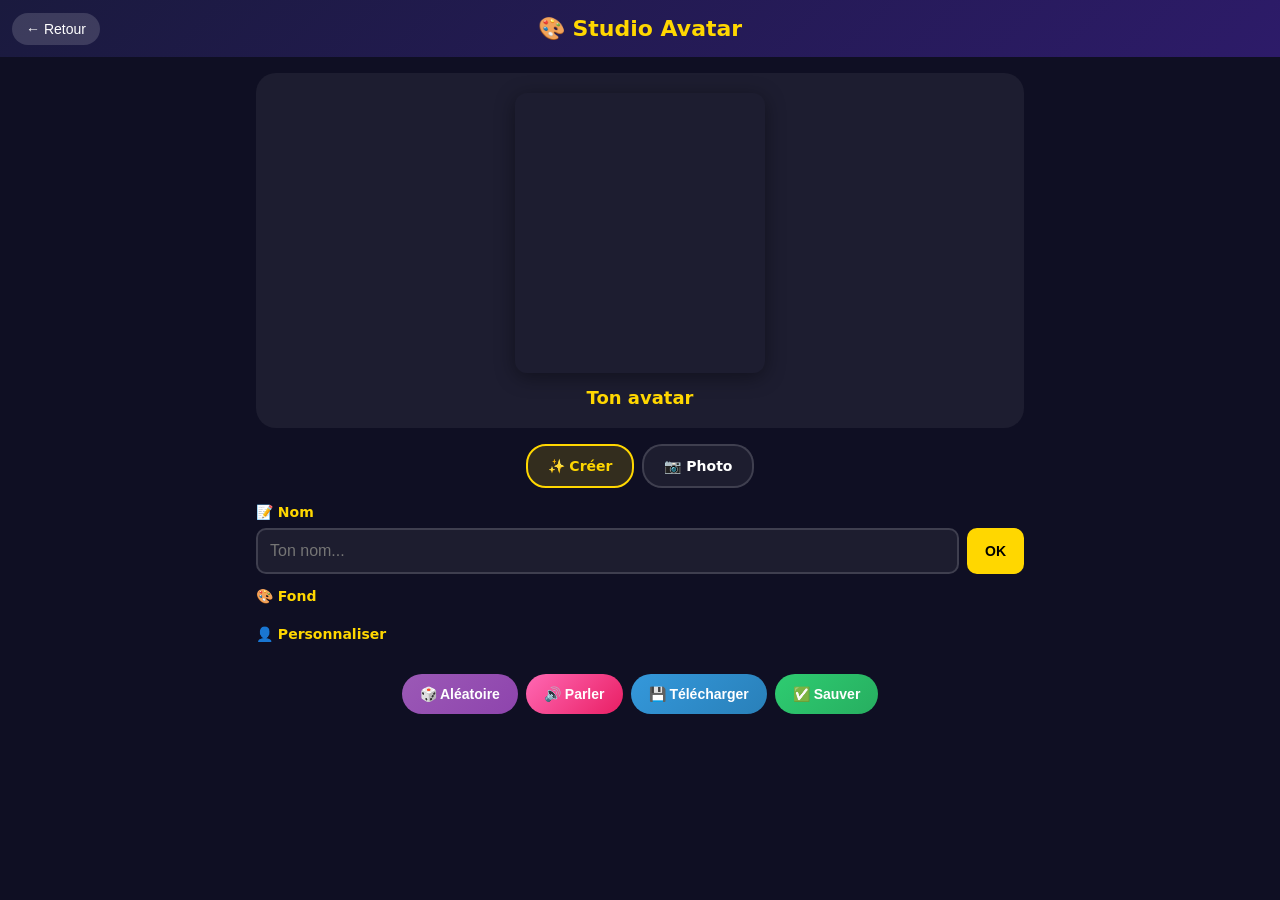
<file: studio_avatar.html>
<!DOCTYPE html>
<html lang="fr">
<head>
<meta charset="UTF-8">
<meta name="viewport" content="width=device-width, initial-scale=1.0, user-scalable=no">
<title>Studio Avatar — Famille</title>
<style>
*{margin:0;padding:0;box-sizing:border-box;-webkit-tap-highlight-color:transparent}
:root{--bg:#0f0f23;--card:rgba(255,255,255,0.06);--text:#e8e8f0;--accent:#ffd700;--green:#2ecc71;--blue:#3498db;--purple:#9b59b6;--red:#e74c3c;--orange:#e67e22;--pink:#ff69b4}
body{font-family:system-ui,sans-serif;background:var(--bg);color:var(--text);min-height:100vh;touch-action:manipulation}
header{background:linear-gradient(135deg,#1a1a3e,#2d1b69);padding:16px;text-align:center;position:sticky;top:0;z-index:100}
header h1{font-size:22px;color:var(--accent)}
.back-btn{position:absolute;left:12px;top:50%;transform:translateY(-50%);background:rgba(255,255,255,0.15);border:none;color:#fff;padding:8px 14px;border-radius:20px;font-size:14px;cursor:pointer}
.container{padding:16px;max-width:800px;margin:0 auto;padding-bottom:120px}

/* Preview */
.preview-box{background:var(--card);border-radius:20px;padding:20px;margin-bottom:16px;text-align:center}
#avatarCanvas{border-radius:12px;box-shadow:0 4px 20px rgba(0,0,0,0.4);max-width:100%;height:auto;cursor:crosshair}
.preview-label{font-size:18px;font-weight:bold;color:var(--accent);margin-top:10px}

/* Onglets principaux */
.main-tabs{display:flex;gap:8px;margin-bottom:16px;justify-content:center}
.main-tab{padding:12px 20px;border:2px solid rgba(255,255,255,0.15);border-radius:20px;background:var(--card);color:#fff;font-size:14px;font-weight:bold;cursor:pointer}
.main-tab.sel{border-color:var(--accent);background:rgba(255,215,0,0.15);color:var(--accent)}

/* Sections */
.section{display:none}
.section.show{display:block}

/* Input */
.input-row{display:flex;gap:8px;margin-bottom:12px}
.input-row input{flex:1;padding:12px;border:2px solid rgba(255,255,255,0.15);border-radius:10px;background:var(--card);color:#fff;font-size:16px;outline:none}
.input-row input:focus{border-color:var(--accent)}
.input-row button{padding:12px 18px;border:none;border-radius:10px;background:var(--accent);color:#000;font-size:14px;font-weight:bold;cursor:pointer}

/* Upload zone */
.upload-zone{border:3px dashed rgba(255,255,255,0.2);border-radius:16px;padding:30px;text-align:center;cursor:pointer;transition:all 0.2s;margin-bottom:12px;background:rgba(255,255,255,0.02)}
.upload-zone:hover,.upload-zone.dragover{border-color:var(--accent);background:rgba(255,215,0,0.05)}
.upload-zone .upload-icon{font-size:48px;margin-bottom:8px}
.upload-zone .upload-text{font-size:16px;color:#fff;margin-bottom:4px}
.upload-zone .upload-hint{font-size:12px;opacity:0.5}
.upload-zone input[type=file]{display:none}

/* URL input */
.url-row{display:flex;gap:8px;margin-bottom:12px}
.url-row input{flex:1;padding:12px;border:2px solid rgba(255,255,255,0.15);border-radius:10px;background:var(--card);color:#fff;font-size:14px;outline:none}
.url-row input:focus{border-color:var(--accent)}
.url-row button{padding:12px 16px;border:none;border-radius:10px;background:var(--blue);color:#fff;font-size:13px;font-weight:bold;cursor:pointer}

/* Crop overlay */
.crop-overlay{display:none;position:fixed;top:0;left:0;width:100%;height:100%;background:rgba(0,0,0,0.9);z-index:500;flex-direction:column;align-items:center;justify-content:center;padding:20px}
.crop-overlay.show{display:flex}
.crop-title{color:var(--accent);font-size:18px;font-weight:bold;margin-bottom:12px;text-align:center}
.crop-canvas-wrap{position:relative;margin-bottom:12px;max-width:100%}
#cropCanvas{display:block;max-width:100%;max-height:50vh;border-radius:8px;cursor:move}
.crop-hint{font-size:12px;opacity:0.6;margin-bottom:12px;text-align:center;color:#fff}
.crop-btns{display:flex;gap:10px;flex-wrap:wrap;justify-content:center}
.crop-btn{padding:12px 24px;border:none;border-radius:20px;font-size:14px;font-weight:bold;cursor:pointer;color:#fff}
.crop-ok{background:linear-gradient(135deg,var(--green),#27ae60)}
.crop-cancel{background:linear-gradient(135deg,var(--red),#c0392b)}

/* Sec titles */
.sec-title{font-size:14px;font-weight:bold;color:var(--accent);margin:14px 0 8px}

/* Colors */
.color-row{display:flex;gap:6px;flex-wrap:wrap;margin-bottom:10px}
.color-btn{width:36px;height:36px;border-radius:50%;border:3px solid rgba(255,255,255,0.15);cursor:pointer}
.color-btn.sel{border-color:#fff;box-shadow:0 0 8px rgba(255,255,255,0.4)}

/* Cat tabs */
.cat-tabs{display:flex;gap:6px;margin-bottom:8px;flex-wrap:wrap}
.cat-tab{padding:8px 12px;border:2px solid rgba(255,255,255,0.1);border-radius:14px;background:var(--card);color:#fff;font-size:12px;font-weight:bold;cursor:pointer}
.cat-tab.sel{border-color:var(--blue);background:rgba(52,152,219,0.15)}

/* Parts */
.parts-grid{display:grid;grid-template-columns:repeat(auto-fill,minmax(58px,1fr));gap:6px;margin-bottom:10px}
.part-btn{padding:8px 4px;border:2px solid rgba(255,255,255,0.08);border-radius:10px;background:var(--card);text-align:center;cursor:pointer}
.part-btn.sel{border-color:var(--green);background:rgba(46,204,113,0.12)}
.part-btn .pe{font-size:24px;line-height:1.2}
.part-btn .pl{font-size:9px;opacity:0.6;margin-top:2px}

/* Actions */
.actions{display:flex;gap:8px;justify-content:center;flex-wrap:wrap;margin-top:16px}
.act-btn{padding:12px 18px;border:none;border-radius:20px;font-size:14px;font-weight:bold;cursor:pointer;color:#fff}
.btn-rand{background:linear-gradient(135deg,var(--purple),#8e44ad)}
.btn-voice{background:linear-gradient(135deg,var(--pink),#e91e63)}
.btn-dl{background:linear-gradient(135deg,var(--blue),#2980b9)}
.btn-save{background:linear-gradient(135deg,var(--green),#27ae60)}

/* Toast */
.toast{position:fixed;bottom:20px;left:50%;transform:translateX(-50%) translateY(20px);background:#1a1a2e;border:2px solid var(--accent);color:#fff;padding:10px 20px;border-radius:16px;font-size:13px;z-index:999;opacity:0;transition:all 0.3s;pointer-events:none;max-width:90%;text-align:center}
.toast.show{opacity:1;transform:translateX(-50%) translateY(0)}
</style>
</head>
<body>
<header>
  <button class="back-btn" onclick="window.location.href='index.html'">← Retour</button>
  <h1>🎨 Studio Avatar</h1>
</header>
<div class="container">

  <!-- PRÉVISUALISATION -->
  <div class="preview-box">
    <canvas id="avatarCanvas" width="250" height="280"></canvas>
    <div class="preview-label" id="prevLabel">Ton avatar</div>
  </div>

  <!-- ONGLETS PRINCIPAUX -->
  <div class="main-tabs">
    <div class="main-tab sel" data-mtab="create" onclick="switchMainTab('create')">✨ Créer</div>
    <div class="main-tab" data-mtab="upload" onclick="switchMainTab('upload')">📷 Photo</div>
  </div>

  <!-- SECTION CRÉER (pixel art) -->
  <div class="section show" id="secCreate">
    <div class="sec-title">📝 Nom</div>
    <div class="input-row">
      <input type="text" id="nameInput" placeholder="Ton nom..." maxlength="15" oninput="draw()">
      <button onclick="draw()">OK</button>
    </div>
    <div class="sec-title">🎨 Fond</div>
    <div class="color-row" id="bgColors"></div>
    <div class="sec-title">👤 Personnaliser</div>
    <div class="cat-tabs" id="catTabs"></div>
    <div class="parts-grid" id="partsGrid"></div>
  </div>

  <!-- SECTION UPLOAD PHOTO -->
  <div class="section" id="secUpload">
    <div class="sec-title">📱 Depuis ton appareil</div>
    <div class="upload-zone" id="uploadZone" onclick="document.getElementById('fileInput').click()">
      <div class="upload-icon">📷</div>
      <div class="upload-text">Appuie pour choisir une photo</div>
      <div class="upload-hint">ou glisse-dépose une image ici</div>
      <input type="file" id="fileInput" accept="image/*" onchange="handleFile(this)">
    </div>

    <div class="sec-title">🌐 Depuis une URL</div>
    <div class="url-row">
      <input type="text" id="urlInput" placeholder="Colle l'URL d'une image...">
      <button onclick="loadFromURL()">Charger</button>
    </div>

    <div class="sec-title">📋 Coller une image</div>
    <div class="upload-zone" onclick="pasteFromClipboard()" style="padding:16px">
      <div class="upload-icon" style="font-size:32px">📋</div>
      <div class="upload-text" style="font-size:14px">Appuie pour coller depuis le presse-papiers</div>
      <div class="upload-hint">(Ctrl+V ou Cmd+V)</div>
    </div>
  </div>

  <!-- ACTIONS -->
  <div class="actions">
    <button class="act-btn btn-rand" onclick="randomAll()">🎲 Aléatoire</button>
    <button class="act-btn btn-voice" onclick="speakAvatar()">🔊 Parler</button>
    <button class="act-btn btn-dl" onclick="downloadPNG()">💾 Télécharger</button>
    <button class="act-btn btn-save" onclick="saveAvatar()">✅ Sauver</button>
  </div>
</div>

<!-- CROP OVERLAY -->
<div class="crop-overlay" id="cropOverlay">
  <div class="crop-title">✂️ Recadre ton image</div>
  <div class="crop-canvas-wrap">
    <canvas id="cropCanvas" width="300" height="300"></canvas>
  </div>
  <div class="crop-hint">Déplace l'image pour la recadrer · Le carré montre la zone finale</div>
  <div class="crop-btns">
    <button class="crop-btn crop-ok" onclick="applyCrop()">✅ Utiliser</button>
    <button class="crop-btn crop-cancel" onclick="cancelCrop()">❌ Annuler</button>
  </div>
</div>

<div class="toast" id="toast"></div>

<script>
// ===== CANVAS PRINCIPAL =====
var C=document.getElementById('avatarCanvas');
var X=C.getContext('2d');
var W=250,H=280;
var bgCol='#4488ff';
var BGCOLS=['#4488ff','#ff69b4','#2ecc71','#e74c3c','#9b59b6','#ffd700','#1abc9c','#e67e22','#0f0f23','#ffffff','#ff9a9e','#a8edea'];

// ===== PARTS DATA =====
var PARTS={
  face:[
    {id:'round',emoji:'⭕',label:'Rond',skin:'#ffcc99',dark:'#cc9966'},
    {id:'oval',emoji:'🥚',label:'Oval',skin:'#ffcc99',dark:'#cc9966'},
    {id:'square',emoji:'🟥',label:'Carré',skin:'#ffcc99',dark:'#cc9966'},
    {id:'heart',emoji:'💖',label:'Cœur',skin:'#ffcc99',dark:'#cc9966'},
    {id:'tan',emoji:'🟡',label:'Bronzé',skin:'#d4a574',dark:'#a07850'},
    {id:'dark',emoji:'🟤',label:'Foncé',skin:'#8d6e4c',dark:'#5a4030'},
    {id:'peach',emoji:'🍑',label:'Pêche',skin:'#ffe0bd',dark:'#d4a574'},
  ],
  eyes:[
    {id:'normal',emoji:'👀',label:'Normaux'},
    {id:'happy',emoji:'😊',label:'Heureux'},
    {id:'sleepy',emoji:'😴',label:'Dormeur'},
    {id:'wink',emoji:'😉',label:'Clin'},
    {id:'big',emoji:'🤩',label:'Grands'},
    {id:'closed',emoji:'😌',label:'Fermés'},
    {id:'star',emoji:'🌟',label:'Étoile'},
    {id:'heart',emoji:'❤️',label:'Cœur'},
    {id:'alien',emoji:'👽',label:'Extraterrestre'},
    {id:'robotic',emoji:'🤖',label:'Robot'},
  ],
  mouth:[
    {id:'smile',emoji:'😊',label:'Sourire'},
    {id:'open',emoji:'😮',label:'Ouvert'},
    {id:'flat',emoji:'😐',label:'Neutre'},
    {id:'tongue',emoji:'😛',label:'Langue'},
    {id:'sad',emoji:'😢',label:'Triste'},
    {id:'fanged',emoji:'🧛',label:'Crocs'},
    {id:'vampire',emoji:'🧛‍♂️',label:'Vampire'},
    {id:'robot',emoji:'🤖',label:'Robot'},
    {id:'zigzag',emoji:'⚡',label:'Éclair'},
  ],
  hair:[
    {id:'none',emoji:'🥚',label:'Chauve'},
    {id:'short',emoji:'💇',label:'Court'},
    {id:'long',emoji:'💇‍♀️',label:'Long'},
    {id:'spiky',emoji:'🦔',label:'Hérissé'},
    {id:'curly',emoji:'🌀',label:'Bouclé'},
    {id:'afro',emoji:'👱‍♀️',label:'Afro'},
    {id:'ponytail',emoji:'🦢',label:'Queue de cheval'},
    {id:'braids',emoji:'👵',label:'Tresses'},
    {id:'mohawk',emoji:'🎸',label:'Mohawk'},
    {id:'dreadlocks',emoji:'🦵',label:'Dreadlocks'},
    {id:'pigtails',emoji:'👧',label:'Couettes'},
  ],
  hat:[
    {id:'none',emoji:'❌',label:'Aucun'},
    {id:'cap',emoji:'🧢',label:'Casquette'},
    {id:'crown',emoji:'👑',label:'Couronne'},
    {id:'tophat',emoji:'🎩',label:'Haut-de-forme'},
    {id:'wizard',emoji:'🧙',label:'Magicien'},
    {id:'party',emoji:'🥳',label:'Fête'},
    {id:'alien_helmet',emoji:'👽',label:'Casque extraterrestre'},
    {id:'pirate_hat',emoji:'🏴‍☠️',label:'Chapeau de pirate'},
    {id:'wizard_hat2',emoji:'🧙‍♂️',label:'Chapeau de sorcier'},
    {id:'crown2',emoji:'👸',label:'Couronne princesse'},
    {id:'headphones',emoji:'🎧',label:'Casque audio'},
    {id:'antlers',emoji:'🦌',label:'Bois de cerf'},
  ],
  extra:[
    {id:'none',emoji:'❌',label:'Aucun'},
    {id:'glasses',emoji:'👓',label:'Lunettes'},
    {id:'sunglasses',emoji:'😎',label:'Soleil'},
    {id:'blush',emoji:'😊',label:'Joues'},
    {id:'beard',emoji:'🧔',label:'Barbe'},
    {id:'freckles',emoji:'✨',label:'Taches'},
    {id:'horns',emoji:'👿',label:'Cornes'},
    {id:'wings',emoji:'👼',label:'Ailes'},
    {id:'tail',emoji:'🐾',label:'Queue'},
    {id:'scar',emoji:'🩹',label:'Cicatrice'},
    {id:'mask',emoji:'😷',label:'Masque'},
    {id:'glasses2',emoji:'🕶️',label:'Lunettes noires'},
    {id:'jewelry',emoji:'💎',label:'Bijoux'},
    {id:'blush2',emoji:'😳',label:'Rougeur'},
  ]
};
var sel={face:'round',eyes:'normal',mouth:'smile',hair:'short',hat:'none',extra:'none'};
var curCat='face';
var mode='create'; // 'create' or 'upload'
var uploadedImage=null;

// ===== CROP SYSTEM =====
var cropCanvas,cropCtx;
var cropImg=null;
var cropX=0,cropY=0;
var cropSize=300;
var isDragging=false;
var dragStartX=0,dragStartY=0;

function initCropSystem(){
  cropCanvas=document.getElementById('cropCanvas');
  cropCtx=cropCanvas.getContext('2d');
  
  // Mouse events
  cropCanvas.addEventListener('mousedown',function(e){startDrag(e);});
  cropCanvas.addEventListener('mousemove',function(e){doDrag(e);});
  cropCanvas.addEventListener('mouseup',function(){endDrag();});
  cropCanvas.addEventListener('mouseleave',function(){endDrag();});
  
  // Touch events
  cropCanvas.addEventListener('touchstart',function(e){e.preventDefault();startDrag(e.touches[0]);},{passive:false});
  cropCanvas.addEventListener('touchmove',function(e){e.preventDefault();doDrag(e.touches[0]);},{passive:false});
  cropCanvas.addEventListener('touchend',function(){endDrag();});
}

function startDrag(e){
  isDragging=true;
  var rect=cropCanvas.getBoundingClientRect();
  dragStartX=e.clientX-cropX;
  dragStartY=e.clientY-cropY;
}

function doDrag(e){
  if(!isDragging)return;
  var rect=cropCanvas.getBoundingClientRect();
  cropX=e.clientX-dragStartX;
  cropY=e.clientY-dragStartY;
  drawCrop();
}

function endDrag(){
  isDragging=false;
}

function drawCrop(){
  if(!cropImg)return;
  cropCtx.clearRect(0,0,300,300);
  
  // Fond
  cropCtx.fillStyle='#1a1a2e';
  cropCtx.fillRect(0,0,300,300);
  
  // Image déplaçable
  var scale=Math.max(300/cropImg.width,300/cropImg.height)*0.8;
  var iw=cropImg.width*scale;
  var ih=cropImg.height*scale;
  cropCtx.drawImage(cropImg,cropX,cropY,iw,ih);
  
  // Masque (assombrir l'extérieur du carré central)
  cropCtx.fillStyle='rgba(0,0,0,0.6)';
  cropCtx.fillRect(0,0,300,100); // haut
  cropCtx.fillRect(0,200,300,100); // bas
  cropCtx.fillRect(0,0,50,300); // gauche
  cropCtx.fillRect(250,0,50,300); // droite
  
  // Bordure du carré central
  cropCtx.strokeStyle='#ffd700';
  cropCtx.lineWidth=2;
  cropCtx.setLineDash([5,5]);
  cropCtx.strokeRect(50,100,200,200);
  cropCtx.setLineDash([]);
}

function openCrop(img){
  cropImg=img;
  cropX=0;
  cropY=0;
  document.getElementById('cropOverlay').classList.add('show');
  drawCrop();
}

function applyCrop(){
  if(!cropImg)return;
  
  // Calculer la zone de crop
  var scale=Math.max(300/cropImg.width,300/crop.height)*0.8;
  var iw=cropImg.width*scale;
  var ih=cropImg.height*scale;
  
  // Source coords dans l'image originale
  var sx=(-cropX+50)/scale;
  var sy=(-cropY+100)/scale;
  var sw=200/scale;
  var sh=200/scale;
  
  // Créer l'image cropée
  var tmpCanvas=document.createElement('canvas');
  tmpCanvas.width=250;
  tmpCanvas.height=280;
  var tmpCtx=tmpCanvas.getContext('2d');
  
  // Fond
  tmpCtx.fillStyle=bgCol;
  tmpCtx.fillRect(0,0,250,280);
  
  // Image cropée centrée
  tmpCtx.drawImage(cropImg,sx,sy,Math.min(sw,cropImg.width),Math.min(sh,cropImg.height),0,0,250,250);
  
  // Nom
  var name=document.getElementById('nameInput').value.trim()||'Moi';
  tmpCtx.fillStyle='rgba(0,0,0,0.45)';
  tmpCtx.fillRect(0,250,250,30);
  tmpCtx.fillStyle='#fff';
  tmpCtx.font='bold 16px system-ui,sans-serif';
  tmpCtx.textAlign='center';
  tmpCtx.textBaseline='middle';
  tmpCtx.fillText(name,125,265);
  
  // Charger comme image uploadée
  var newImg=new Image();
  newImg.onload=function(){
    uploadedImage=newImg;
    mode='upload';
    drawUploaded();
    showToast('✅ Photo appliquée !');
    speak('Photo appliquée !');
  };
  newImg.src=tmpCanvas.toDataURL('image/png');
  
  cancelCrop();
}

function cancelCrop(){
  document.getElementById('cropOverlay').classList.remove('show');
  cropImg=null;
}

// ===== UPLOAD HANDLERS =====
function handleFile(input){
  if(!input.files||!input.files[0])return;
  var file=input.files[0];
  if(!file.type.startsWith('image/')){
    showToast('⚠️ Choisis une image !');
    return;
  }
  var reader=new FileReader();
  reader.onload=function(e){
    var img=new Image();
    img.onload=function(){
      openCrop(img);
    };
    img.src=e.target.result;
  };
  reader.readAsDataURL(file);
  input.value='';
}

function loadFromURL(){
  var url=document.getElementById('urlInput').value.trim();
  if(!url){showToast('⚠️ Entre une URL');return;}
  
  showToast('⏳ Chargement...');
  var img=new Image();
  img.crossOrigin='anonymous';
  img.onload=function(){
    openCrop(img);
  };
  img.onerror=function(){
    showToast('⚠️ Impossible de charger l\'image');
  };
  img.src=url;
}

async function pasteFromClipboard(){
  try{
    var items=await navigator.clipboard.read();
    for(var i=0;i<items.length;i++){
      var type=items[i].types.find(function(t){return t.startsWith('image/');});
      if(type){
        var blob=await items[i].getType(type);
        var reader=new FileReader();
        reader.onload=function(e){
          var img=new Image();
          img.onload=function(){openCrop(img);};
          img.src=e.target.result;
        };
        reader.readAsDataURL(blob);
        return;
      }
    }
    showToast('⚠️ Aucune image dans le presse-papiers');
  }catch(e){
    showToast('⚠️ Accès au presse-papiers refusé');
  }
}

// Drag & drop
var uploadZone=document.getElementById('uploadZone');
uploadZone.addEventListener('dragover',function(e){e.preventDefault();this.classList.add('dragover');});
uploadZone.addEventListener('dragleave',function(){this.classList.remove('dragover');});
uploadZone.addEventListener('drop',function(e){
  e.preventDefault();
  this.classList.remove('dragover');
  var file=e.dataTransfer.files[0];
  if(file&&file.type.startsWith('image/')){
    var reader=new FileReader();
    reader.onload=function(ev){
      var img=new Image();
      img.onload=function(){openCrop(img);};
      img.src=ev.target.result;
    };
    reader.readAsDataURL(file);
  }
});

// ===== DESSIN PIXEL ART =====
function draw(){
  mode='create';
  var name=document.getElementById('nameInput').value.trim()||'Moi';
  X.clearRect(0,0,W,H);
  X.fillStyle=bgCol;
  X.fillRect(0,0,W,H);
  var g=X.createRadialGradient(125,130,20,125,130,150);
  g.addColorStop(0,'rgba(255,255,255,0.12)');
  g.addColorStop(1,'rgba(0,0,0,0.08)');
  X.fillStyle=g;
  X.fillRect(0,0,W,H);
  var cx=125,cy=130;
  drawHair(cx,cy);
  drawFace(cx,cy);
  drawEyes(cx,cy);
  drawMouth(cx,cy);
  drawExtra(cx,cy);
  drawHat(cx,cy);
  drawName(name);
  document.getElementById('prevLabel').textContent=name;
}

function drawUploaded(){
  if(!uploadedImage)return;
  mode='upload';
  X.clearRect(0,0,W,H);
  X.fillStyle=bgCol;
  X.fillRect(0,0,W,H);
  // Centrer l'image
  var scale=Math.min(250/uploadedImage.width,250/uploadedImage.height);
  var iw=uploadedImage.width*scale;
  var ih=uploadedImage.height*scale;
  var ix=(250-iw)/2;
  var iy=(250-ih)/2;
  X.drawImage(uploadedImage,ix,iy,iw,ih);
  // Overlay pixel art par-dessus (optionnel)
  var name=document.getElementById('nameInput').value.trim()||'Moi';
  drawName(name);
  document.getElementById('prevLabel').textContent=name;
}

function drawName(name){
  X.fillStyle='rgba(0,0,0,0.45)';
  X.fillRect(0,H-32,W,32);
  X.fillStyle='#fff';
  X.font='bold 16px system-ui,sans-serif';
  X.textAlign='center';
  X.textBaseline='middle';
  X.fillText(name,125,H-16);
}

function drawFace(cx,cy){
  var p=PARTS.face.find(function(x){return x.id===sel.face;});
  if(!p)return;
  var r=50;
  X.fillStyle='rgba(0,0,0,0.1)';
  X.beginPath();X.ellipse(cx+3,cy+5,r,r*1.05,0,0,Math.PI*2);X.fill();
  X.fillStyle=p.skin;
  X.beginPath();X.arc(cx,cy,r,0,Math.PI*2);X.fill();
  X.strokeStyle=p.dark;X.lineWidth=2;X.stroke();
}

function drawEyes(cx,cy){
  var id=sel.eyes;
  X.fillStyle='#fff';
  if(id!=='sleepy'&&id!=='happy'&&id!=='closed'){
    X.beginPath();X.ellipse(cx-18,cy-12,10,8,0,0,Math.PI*2);X.fill();
    X.beginPath();X.ellipse(cx+18,cy-12,10,8,0,0,Math.PI*2);X.fill();
  }
  X.fillStyle='#333';
  if(id==='normal'){
    X.beginPath();X.arc(cx-18,cy-12,5,0,Math.PI*2);X.fill();
    X.beginPath();X.arc(cx+18,cy-12,5,0,Math.PI*2);X.fill();
    X.fillStyle='#fff';
    X.beginPath();X.arc(cx-16,cy-14,2,0,Math.PI*2);X.fill();
    X.beginPath();X.arc(cx+20,cy-14,2,0,Math.PI*2);X.fill();
  }else if(id==='happy'){
    X.strokeStyle='#333';X.lineWidth=3;X.lineCap='round';
    X.beginPath();X.arc(cx-18,cy-12,6,0.15*Math.PI,0.85*Math.PI);X.stroke();
    X.beginPath();X.arc(cx+18,cy-12,6,0.15*Math.PI,0.85*Math.PI);X.stroke();
  }else if(id==='sleepy'){
    X.strokeStyle='#333';X.lineWidth=3;X.lineCap='round';
    X.beginPath();X.moveTo(cx-26,cy-12);X.lineTo(cx-10,cy-12);X.stroke();
    X.beginPath();X.moveTo(cx+10,cy-12);X.lineTo(cx+26,cy-12);X.stroke();
  }else if(id==='wink'){
    X.beginPath();X.arc(cx-18,cy-12,5,0,Math.PI*2);X.fill();
    X.fillStyle='#fff';X.beginPath();X.arc(cx-16,cy-14,2,0,Math.PI*2);X.fill();
    X.strokeStyle='#333';X.lineWidth=3;X.lineCap='round';
    X.beginPath();X.arc(cx+18,cy-12,6,0.15*Math.PI,0.85*Math.PI);X.stroke();
  }else if(id==='big'){
    X.fillStyle='#fff';
    X.beginPath();X.ellipse(cx-18,cy-12,12,10,0,0,Math.PI*2);X.fill();
    X.beginPath();X.ellipse(cx+18,cy-12,12,10,0,0,Math.PI*2);X.fill();
    X.fillStyle='#333';
    X.beginPath();X.arc(cx-18,cy-12,7,0,Math.PI*2);X.fill();
    X.beginPath();X.arc(cx+18,cy-12,7,0,Math.PI*2);X.fill();
    X.fillStyle='#fff';
    X.beginPath();X.arc(cx-15,cy-15,3,0,Math.PI*2);X.fill();
    X.beginPath();X.arc(cx+21,cy-15,3,0,Math.PI*2);X.fill();
  }else if(id==='closed'){
  }else if(id==='star'){
    X.fillStyle='#fff';
    X.beginPath();X.arc(cx-18,cy-12,5,0,Math.PI*2);X.fill();
    X.beginPath();X.arc(cx+18,cy-12,5,0,Math.PI*2);X.fill();
    X.fillStyle=#ffd700; // Gold
    drawSmallStar(cx-18,cy-12,2);
    drawSmallStar(cx+18,cy-12,2);
  }else if(id==='heart'){
    X.fillStyle='#fff';
    X.beginPath();X.arc(cx-18,cy-12,5,0,Math.PI*2);X.fill();
    X.beginPath();X.arc(cx+18,cy-12,5,0,Math.PI*2);X.fill();
    X.fillStyle='#ff0000'; // Red
    drawSmallHeart(cx-18,cy-12,2);
    drawSmallHeart(cx+18,cy-12,2);
  }else if(id==='alien'){
    X.fillStyle='#fff';
    X.beginPath();X.arc(cx-18,cy-12,6,0,Math.PI*2);X.fill();
    X.beginPath();X.arc(cx+18,cy-12,6,0,Math.PI*2);X.fill();
    X.fillStyle=#00ff00; // Green
    X.beginPath();X.arc(cx-18,cy-12,2,0,Math.PI*2);X.fill();
    X.beginPath();X.arc(cx+18,cy-12,2,0,Math.PI*2);X.fill();
    // Alien antennae
    X.strokeStyle=#00ff00;
    X.lineWidth=1;
    X.beginPath();X.moveTo(cx-18,cy-14);X.lineTo(cx-20,cy-20);X.stroke();
    X.beginPath();X.moveTo(cx+18,cy-14);X.lineTo(cx+20,cy-20);X.stroke();
  }else if(id==='robotic'){
    X.fillStyle='#fff';
    X.beginPath();X.rect(cx-22,cy-16,8,8);X.fill();
    X.beginPath();X.rect(cx+14,cy-16,8,8);X.fill();
    X.fillStyle=#000000; // Black
    X.beginPath();X.rect(cx-20,cy-14,4,4);X.fill();
    X.beginPath();X.rect(cx+16,cy-14,4,4);X.fill();
    // Robot antenna
    X.strokeStyle=#000000;
    X.lineWidth=1;
    X.beginPath();X.moveTo(cx-18,cy-16);X.lineTo(cx-18,cy-22);X.stroke();
    X.beginPath();X.moveTo(cx+22,cy-16);X.lineTo(cx+22,cy-22);X.stroke();

    X.strokeStyle='#333';X.lineWidth=3;X.lineCap='round';
    X.beginPath();X.moveTo(cx-26,cy-12);X.quadraticCurveTo(cx-18,cy-6,cx-10,cy-12);X.stroke();
    X.beginPath();X.moveTo(cx+10,cy-12);X.quadraticCurveTo(cx+18,cy-6,cx+26,cy-12);X.stroke();
  }
}

function drawMouth(cx,cy){
  var id=sel.mouth;
  X.strokeStyle='#333';X.lineWidth=3;X.lineCap='round';
  if(id==='smile'){X.beginPath();X.arc(cx,cy+18,14,0.1*Math.PI,0.9*Math.PI);X.stroke();}
  else if(id==='open'){
    X.fillStyle='#333';X.beginPath();X.ellipse(cx,cy+20,12,10,0,0,Math.PI*2);X.fill();
    X.fillStyle='#c0392b';X.beginPath();X.ellipse(cx,cy+24,7,5,0,0,Math.PI*2);X.fill();
  }else if(id==='flat'){X.beginPath();X.moveTo(cx-14,cy+18);X.lineTo(cx+14,cy+18);X.stroke();}
  else if(id==='tongue'){
    X.beginPath();X.arc(cx,cy+15,14,0.1*Math.PI,0.9*Math.PI);X.stroke();
    X.fillStyle='#e74c3c';X.beginPath();X.ellipse(cx,cy+28,7,8,0,0,Math.PI*2);X.fill();
  }else if(id==='sad'){X.beginPath();X.arc(cx,cy+28,14,1.1*Math.PI,1.9*Math.PI);X.stroke();}
  }else if(id==='fanged'){
    X.beginPath();X.moveTo(cx-8,cy+20);X.lineTo(cx-4,cy+12);X.lineTo(cx,cy+20);X.lineTo(cx+4,cy+12);X.lineTo(cx+8,cy+20);X.stroke();
  }else if(id==='vampire'){
    X.beginPath();X.moveTo(cx-10,cy+20);X.lineTo(cx-6,cy+10);X.lineTo(cx-2,cy+20);X.lineTo(cx+2,cy+20);X.lineTo(cx+6,cy+10);X.lineTo(cx+10,cy+20);X.stroke();
    X.fillStyle='#c0392b';
    X.beginPath();X.ellipse(cx,cy+24,6,4);X.fill();
  }else if(id==='robot'){
    X.beginPath();X.moveTo(cx-6,cy+18);X.lineTo(cx-6,cy+24);X.lineTo(cx-4,cy+24);X.lineTo(cx-4,cy+18);X.lineTo(cx-6,cy+18);X.closePath();X.stroke();
    X.beginPath();X.moveTo(cx+2,cy+18);X.lineTo(cx+2,cy+24);X.lineTo(cx+4,cy+24);X.lineTo(cx+4,cy+18);X.lineTo(cx+2,cy+18);X.closePath();X.stroke();
    X.beginPath();X.moveTo(cx-2,cy+20);X.lineTo(cx+2,cy+20);X.stroke();
  }else if(id==='zigzag'){
    X.beginPath();X.moveTo(cx-10,cy+18);X.lineTo(cx-6,cy+24);X.lineTo(cx-2,cy+18);X.lineTo(cx+2,cy+24);X.lineTo(cx+6,cy+18);X.lineTo(cx+10,cy+24);X.stroke();
  }
}

function drawHair(cx,cy){
  var id=sel.hair;
  if(id==='none')return;
  X.fillStyle='#4a3728';
  if(id==='short'){
    X.beginPath();X.arc(cx,cy-15,52,Math.PI,0);X.lineTo(cx+52,cy+10);X.lineTo(cx-52,cy+10);X.closePath();X.fill();
  }else if(id==='long'){
    X.beginPath();X.arc(cx,cy-15,55,Math.PI,0);X.lineTo(cx+55,cy+60);
    X.quadraticCurveTo(cx+55,cy+80,cx+40,cy+80);X.lineTo(cx+40,cy+10);
    X.lineTo(cx-40,cy+10);X.lineTo(cx-40,cy+80);
    X.quadraticCurveTo(cx-55,cy+80,cx-55,cy+60);X.closePath();X.fill();
  }else if(id==='spiky'){
    X.beginPath();X.moveTo(cx-40,cy-20);
    for(var i=-4;i<=4;i++){X.lineTo(i*10-5,cy-20);X.lineTo(i*10,cy-55);X.lineTo(i*10+5,cy-20);}
    X.lineTo(cx+40,cy-20);X.arc(cx,cy-15,42,Math.PI,0);X.fill();
  }else if(id==='curly'){
    for(var i=-3;i<=3;i++){X.beginPath();X.arc(cx+i*14,cy-20+Math.abs(i)*3,18,0,Math.PI*2);X.fill();}
    X.beginPath();X.arc(cx,cy-10,45,Math.PI,0);X.fill();
  }else if(id==='afro'){
    X.beginPath();X.arc(cx,cy-20,40,0,Math.PI*2);X.fill();
    X.beginPath();X.arc(cx,cy-50,35,0,Math.PI*2);X.fill();
  }else if(id==='ponytail'){
    X.beginPath();X.arc(cx,cy-15,50,Math.PI,0);X.lineTo(cx+50,cy+10);X.lineTo(cx-50,cy+10);X.closePath();X.fill();
    // Ponytail
    X.beginPath();X.moveTo(cx+30,cy-20);X.quadraticCurveTo(cx+50,cy-60,cx+30,cy-80);
    X.lineTo(cx+20,cy-80);X.quadraticCurveTo(cx,cy-50,cx-20,cy-80);
    X.lineTo(cx-30,cy-80);X.quadraticCurveTo(cx-50,cy-60,cx-30,cy-20);
    X.fill();
  }else if(id==='braids'){
    // Left braid
    X.beginPath();X.moveTo(cx-20,cy-15);
    for(var i=0;i<3;i++){X.lineTo(cx-25+i*5,cy-15-i*10);X.lineTo(cx-15+i*5,cy-15-i*10);}
    X.lineTo(cx-10,cy-45);X.lineTo(cx-5,cy-35);X.lineTo(cx,cy-25);
    X.fill();
    // Right braid
    X.beginPath();X.moveTo(cx+20,cy-15);
    for(var i=0;i<3;i++){X.lineTo(cx+15-i*5,cy-15-i*10);X.lineTo(cx+5-i*5,cy-15-i*10);}
    X.lineTo(cx,cy-45);X.lineTo(cx+5,cy-35);X.lineTo(cx+10,cy-25);
    X.fill();
    // Headband
    X.beginPath();X.arc(cx,cy-15,45,Math.PI,0);X.fill();
  }else if(id==='mohawk'){
    X.fillStyle='#4a3728';
    X.beginPath();X.moveTo(cx-10,cy-15);
    for(var i=0;i<5;i++){
      X.lineTo(cx-10+i*4,cy-15-i*12);
      X.lineTo(cx-6+i*4,cy-15-i*12);
    }
    X.lineTo(cx+10,cy-75);X.lineTo(cx+14,cy-75);
    X.lineTo(cx+10,cy-15);X.lineTo(cx+6,cy-15);
    for(var i=4;i>=0;i--){
      X.lineTo(cx+2+i*4,cy-15+i*12);
      X.lineTo(cx-2+i*4,cy-15+i*12);
    }
    X.fill();
  }else if(id==='dreadlocks'){
    X.fillStyle='#4a3728';
    // Left side dreadlocks
    for(var i=0;i<3;i++){
      X.beginPath();X.ellipse(cx-25+i*10,cy-20,8,20,0,0,Math.PI*2);X.fill();
    }
    // Right side dreadlocks
    for(var i=0;i<3;i++){
      X.beginPath();X.ellipse(cx+15+i*10,cy-20,8,20,0,0,Math.PI*2);X.fill();
    }
    // Headband
    X.beginPath();X.arc(cx,cy-15,45,Math.PI,0);X.fill();
  }else if(id==='pigtails'){
    X.fillStyle='#4a3728';
    // Head base
    X.beginPath();X.arc(cx,cy-15,40,Math.PI,0);X.lineTo(cx+40,cy+10);X.lineTo(cx-40,cy+10);X.closePath();X.fill();
    // Left pig tail
    X.beginPath();X.arc(cx-20,cy-30,15,0,Math.PI*2);X.fill();
    // Right pig tail
    X.beginPath();X.arc(cx+20,cy-30,15,0,Math.PI*2);X.fill();
    // Hair bands
    X.fillStyle='#ffffff';
    X.beginPath();X.arc(cx-20,cy-45,3,0,Math.PI*2);X.fill();
    X.beginPath();X.arc(cx+20,cy-45,3,0,Math.PI*2);X.fill();
  }
}

function drawHat(cx,cy){
  var id=sel.hat;
  if(id==='none')return;
  if(id==='cap'){
    X.fillStyle='#e74c3c';X.beginPath();X.arc(cx,cy-25,55,Math.PI,0);X.fill();
    X.fillStyle='#c0392b';X.fillRect(cx-20,cy-30,55,10);
    X.fillStyle='#e74c3c';X.beginPath();X.arc(cx-20,cy-25,10,0,Math.PI*2);X.fill();
  }else if(id==='crown'){
    X.fillStyle='#ffd700';
    X.beginPath();X.moveTo(cx-30,cy-55);X.lineTo(cx-30,cy-80);X.lineTo(cx-15,cy-65);
    X.lineTo(cx,cy-85);X.lineTo(cx+15,cy-65);X.lineTo(cx+30,cy-80);X.lineTo(cx+30,cy-55);X.closePath();X.fill();
    X.strokeStyle='#daa520';X.lineWidth=2;X.stroke();
    X.fillStyle='#e74c3c';X.beginPath();X.arc(cx-15,cy-60,4,0,Math.PI*2);X.fill();
    X.fillStyle='#3498db';X.beginPath();X.arc(cx,cy-65,4,0,Math.PI*2);X.fill();
    X.fillStyle='#2ecc71';X.beginPath();X.arc(cx+15,cy-60,4,0,Math.PI*2);X.fill();
  }else if(id==='tophat'){
    X.fillStyle='#333';X.fillRect(cx-35,cy-50,70,10);
    X.fillRect(cx-25,cy-110,50,60);
    X.fillStyle='#555';X.fillRect(cx-25,cy-60,50,5);
  }else if(id==='wizard'){
    X.fillStyle='#9b59b6';
    X.beginPath();X.moveTo(cx,cy-100);X.lineTo(cx-45,cy-30);X.lineTo(cx+45,cy-30);X.closePath();X.fill();
    X.strokeStyle='#7d3c98';X.lineWidth=2;X.stroke();
    X.fillStyle='#ffd700';drawStar(cx,cy-70,8);
    X.fillStyle='#7d3c98';X.beginPath();X.ellipse(cx,cy-30,48,10,0,0,Math.PI*2);X.fill();
  }else if(id==='party'){
    X.fillStyle='#e91e63';
    X.beginPath();X.moveTo(cx,cy-90);X.lineTo(cx-35,cy-40);X.lineTo(cx+35,cy-40);X.closePath();X.fill();
    X.fillStyle='#ffd700';X.fillRect(cx-35,cy-55,70,6);
    X.fillStyle='#3498db';X.fillRect(cx-35,cy-45,70,6);
    X.fillStyle='#ffd700';X.beginPath();X.arc(cx,cy-90,8,0,Math.PI*2);X.fill();
  }
  }else if(id==='party'){\n    X.fillStyle='#e91e63';\n    X.beginPath();X.moveTo(cx,cy-90);X.lineTo(cx-35,cy-40);X.lineTo(cx+35,cy-40);X.closePath();X.fill();\n    X.fillStyle='#ffd700';X.fillRect(cx-35,cy-55,70,6);\n    X.fillStyle='#3498db';X.fillRect(cx-35,cy-45,70,6);\n    X.fillStyle='#ffd700';X.beginPath();X.arc(cx,cy-90,8,0,Math.PI*2);X.fill();\n  }else if(id==='alien_helmet'){\n    X.fillStyle='#00ffff'; // Cyan\n    X.beginPath();X.moveTo(cx,cy-30);X.lineTo(cx-15,cy-10);X.lineTo(cx+15,cy-10);X.closePath();X.fill();\n    X.fillStyle='#0000ff'; // Blue\n    X.beginPath();X.arc(cx,cy-20,8,0,Math.PI*2);X.fill();\n    X.fillStyle='#00ffff'; // Cyan\n    X.beginPath();X.arc(cx-8,cy-28,3,0,Math.PI*2);X.fill();\n    X.beginPath();X.arc(cx+8,cy-28,3,0,Math.PI*2);X.fill();\n  }else if(id==='pirate_hat'){\n    X.fillStyle='#8b0000'; // Dark red\n    X.beginPath();X.moveTo(cx-20,cy+5);X.lineTo(cx-10,cy-25);X.lineTo(cx+10,cy-25);X.lineTo(cx+20,cy+5);X.closePath();X.fill();\n    X.fillStyle='#ffd700'; // Gold\n    X.beginPath();X.arc(cx,cy-25,10,0,Math.PI);X.fill();\n    X.strokeStyle='#000000'; // Black\n    X.lineWidth=1;\n    X.beginPath();X.moveTo(cx-15,cy+5);X.lineTo(cx-5,cy-15);X.lineTo(cx+5,cy-15);X.lineTo(cx+15,cy+5);X.closePath();X.stroke();\n  }else if(id==='wizard_hat2'){\n    X.fillStyle='#9400d3'; // Indigo\n    X.beginPath();X.moveTo(cx,cy-40);X.lineTo(cx-20,cy+10);X.lineTo(cx+20,cy+10);X.closePath();X.fill();\n    X.fillStyle='#ee82ee'; // Violet\n    X.beginPath();X.arc(cx,cy-30,8,0,Math.PI*2);X.fill();\n    X.strokeStyle='#4b0082'; // Indigo\n    X.lineWidth=2;\n    X.beginPath();X.arc(cx,cy-30,8,0,Math.PI*2);X.stroke();\n  }else if(id==='crown2'){\n    X.fillStyle='#ffd700'; // Gold\n    X.beginPath();X.moveTo(cx-15,cy);X.lineTo(cx-10,cy-15);X.lineTo(cx-5,cy);X.lineTo(cx,cy-10);X.lineTo(cx+5,cy);X.lineTo(cx+10,cy-15);X.lineTo(cx+15,cy);X.closePath();X.fill();\n    X.strokeStyle='#daa520'; // Goldenrod\n    X.lineWidth=2;\n    X.stroke();\n    X.fillStyle='#ff0000'; // Red\n    X.beginPath();X.arc(cx-10,cy-12,3,0,Math.PI*2);X.fill();\n    X.beginPath();X.arc(cx,cy-12,3,0,Math.PI*2);X.fill();\n    X.beginPath();X.arc(cx+10,cy-12,3,0,Math.PI*2);X.fill();\n  }else if(id==='headphones'){\n    X.fillStyle='#000000'; // Black\n    X.beginPath();X.arc(cx-20,cy-10,10,0,Math.PI*2);X.fill();\n    X.beginPath();X.arc(cx+20,cy-10,10,0,Math.PI*2);X.fill();\n    X.beginPath();X.moveTo(cx-20,cy-10);X.lineTo(cx+20,cy-10);X.stroke();\n    X.strokeStyle='#ffffff'; // White\n    X.lineWidth=2;\n    X.beginPath();X.moveTo(cx-15,cy-10);X.lineTo(cx+15,cy-10);X.stroke();\n  }else if(id==='antlers'){\n    X.fillStyle='#8b4513'; // Saddle brown\n    X.beginPath();X.moveTo(cx-12,cy);X.lineTo(cx-8,cy-15);X.lineTo(cx-4,cy);X.closePath();X.fill(); // Left antler\n    X.beginPath();X.moveTo(cx+4,cy);X.lineTo(cx+8,cy-15);X.lineTo(cx+12,cy);X.closePath();X.fill(); // Right antler\n    X.strokeStyle='#654321'; // Brown\n    X.lineWidth=2;\n    X.beginPath();X.moveTo(cx-12,cy);X.lineTo(cx-8,cy-15);X.stroke();\n    X.beginPath();X.moveTo(cx-8,cy-15);X.lineTo(cx-4,cy);X.stroke();\n    X.beginPath();X.moveTo(cx+4,cy);X.lineTo(cx+8,cy-15);X.stroke();\n    X.beginPath();X.moveTo(cx+8,cy-15);X.lineTo(cx+12,cy);X.stroke();\n  }\nEOF
function drawSmallStar(cx,cy,r){
  X.beginPath();
  for(var i=0;i<5;i++){
    var a=(i*72-90)*Math.PI/180;
    var a2=((i*72+36)-90)*Math.PI/180;
    if(i===0)X.moveTo(cx+r*Math.cos(a),cy+r*Math.sin(a));
    else X.lineTo(cx+r*Math.cos(a),cy+r*Math.sin(a));
    X.lineTo(cx+r*0.4*Math.cos(a2),cy+r*0.4*Math.sin(a2));
  }
  X.closePath();X.fill();
}

function drawSmallHeart(cx,cy,size){
  X.beginPath();
  var x = cx - size;
  var y = cy;
  X.moveTo(x, y + size);
  // Left circle
  X.bezierCurveTo(x, y - size/2, x - size/2, y - size, x, y - size*0.7);
  X.bezierCurveTo(x + size/2, y - size, x + size, y - size/2, x + size, y);
  // Right circle
  X.bezierCurveTo(x + size, y - size/2, x + size*1.5, y - size/2, x + size, y);
  X.bezierCurveTo(x + size*0.5, y, x, y + size*0.5, x, y + size);
  X.closePath();
  X.fill();
}

}

function drawStar(cx,cy,r){
  X.beginPath();
  for(var i=0;i<5;i++){
    var a=(i*72-90)*Math.PI/180;
    var a2=((i*72+36)-90)*Math.PI/180;
    if(i===0)X.moveTo(cx+r*Math.cos(a),cy+r*Math.sin(a));
    else X.lineTo(cx+r*Math.cos(a),cy+r*Math.sin(a));
    X.lineTo(cx+r*0.4*Math.cos(a2),cy+r*0.4*Math.sin(a2));
  }
  X.closePath();X.fill();
}

function drawExtra(cx,cy){
  var id=sel.extra;
  if(id==='none')return;
  if(id==='glasses'){
    X.strokeStyle='#333';X.lineWidth=3;
    X.beginPath();X.arc(cx-18,cy-12,14,0,Math.PI*2);X.stroke();
    X.beginPath();X.arc(cx+18,cy-12,14,0,Math.PI*2);X.stroke();
    X.beginPath();X.moveTo(cx-4,cy-12);X.lineTo(cx+4,cy-12);X.stroke();
  }else if(id==='sunglasses'){
    X.fillStyle='#222';
    X.beginPath();X.ellipse(cx-18,cy-12,16,11,0,0,Math.PI*2);X.fill();
    X.beginPath();X.ellipse(cx+18,cy-12,16,11,0,0,Math.PI*2);X.fill();
    X.strokeStyle='#222';X.lineWidth=4;
    X.beginPath();X.moveTo(cx-2,cy-12);X.lineTo(cx+2,cy-12);X.stroke();
  }else if(id==='blush'){
    X.fillStyle='rgba(255,120,120,0.45)';
    X.beginPath();X.ellipse(cx-32,cy+5,12,7,0,0,Math.PI*2);X.fill();
    X.beginPath();X.ellipse(cx+32,cy+5,12,7,0,0,Math.PI*2);X.fill();
  }else if(id==='beard'){
    X.fillStyle='#4a3728';
    X.beginPath();X.moveTo(cx-35,cy+10);X.quadraticCurveTo(cx-40,cy+50,cx,cy+65);
    X.quadraticCurveTo(cx+40,cy+50,cx+35,cy+10);X.closePath();X.fill();
  }else if(id==='freckles'){
    X.fillStyle='rgba(160,120,80,0.6)';
    var pts=[[-28,-2],[-22,3],[-33,4],[28,-2],[22,3],[33,4]];
    for(var i=0;i<pts.length;i++){X.beginPath();X.arc(cx+pts[i][0],cy+pts[i][1],2,0,Math.PI*2);X.fill();}
  }else if(id==='horns'){
    X.fillStyle='#8b4513';
    // Left horn
    X.beginPath();X.moveTo(cx-12,cy-20);
    X.lineTo(cx-8,cy-40);
    X.lineTo(cx-4,cy-20);
    X.closePath();X.fill();
    // Right horn
    X.beginPath();X.moveTo(cx+4,cy-20);
    X.lineTo(cx+8,cy-40);
    X.lineTo(cx+12,cy-20);
    X.closePath();X.fill();
    X.strokeStyle='#654321';X.lineWidth=2;
    X.beginPath();X.moveTo(cx-12,cy-20);X.lineTo(cx-8,cy-40);X.stroke();
    X.beginPath();X.moveTo(cx-8,cy-40);X.lineTo(cx-4,cy-20);X.stroke();
    X.beginPath();X.moveTo(cx+4,cy-20);X.lineTo(cx+8,cy-40);X.stroke();
    X.beginPath();X.moveTo(cx+8,cy-40);X.lineTo(cx+12,cy-20);X.stroke();
  }else if(id==='wings'){
    X.fillStyle='#ffffff';
    // Left wing
    X.beginPath();X.moveTo(cx-25,cy-10);
    X.quadraticCurveTo(cx-45,cy-30,cx-25,cy-50);
    X.quadraticCurveTo(cx-15,cy-40,cx-5,cy-30);
    X.quadraticCurveTo(cx-25,cy-20,cx-25,cy-10);
    X.closePath();X.fill();
    // Right wing
    X.beginPath();X.moveTo(cx+25,cy-10);
    X.quadraticCurveTo(cx+45,cy-30,cx+25,cy-50);
    X.quadraticCurveTo(cx+15,cy-40,cx+5,cy-30);
    X.quadraticCurveTo(cx+25,cy-20,cx+25,cy-10);
    X.closePath();X.fill();
    X.strokeStyle='#cccccc';X.lineWidth=1;
    X.beginPath();X.moveTo(cx-25,cy-10);
    X.quadraticCurveTo(cx-45,cy-30,cx-25,cy-50);
    X.stroke();
    X.beginPath();X.moveTo(cx+25,cy-10);
    X.quadraticCurveTo(cx+45,cy-30,cx+25,cy-50);
    X.stroke();
  }else if(id==='tail'){
    X.fillStyle='#4a3728';
    X.beginPath();X.moveTo(cx+20,cy+15);
    X.quadraticCurveTo(cx+35,cy+35,cx+25,cy+55);
    X.quadraticCurveTo(cx+15,cy+65,cx+5,cy+55);
    X.quadraticCurveTo(cx-5,cy+45,cx+5,cy+25);
    X.closePath();X.fill();
    X.strokeStyle='#654321';X.lineWidth=2;
    X.beginPath();X.moveTo(cx+20,cy+15);
    X.quadraticCurveTo(cx+35,cy+35,cx+25,cy+55);
    X.stroke();
  }else if(id==='scar'){
    X.strokeStyle='#ff0000';X.lineWidth=2;
    X.beginPath();X.moveTo(cx-10,cy-5);
    X.lineTo(cx-5,cy+5);
    X.lineTo(cx+5,cy+10);
    X.lineTo(cx+10,cy);X.stroke();
  }else if(id==='mask'){
    X.fillStyle='#000000';
    X.beginPath();X.moveTo(cx-20,cy+5);
    X.lineTo(cx-20,cy-15);
    X.quadraticCurveTo(cx-20,cy-25,cx-10,cy-25);
    X.lineTo(cx+10,cy-25);
    X.quadraticCurveTo(cx+20,cy-25,cx+20,cy-15);
    X.lineTo(cx+20,cy+5);
    X.closePath();X.fill();
    X.fillStyle='#333333';
    X.beginPath();X.arc(cx-8,cy-20,3,0,Math.PI*2);X.fill();
    X.beginPath();X.arc(cx+8,cy-20,3,0,Math.PI*2);X.fill();
  }else if(id==='glasses2'){
    X.fillStyle='#000000';
    X.beginPath();X.ellipse(cx-18,cy-12,16,11,0,0,Math.PI*2);X.fill();
    X.beginPath();X.ellipse(cx+18,cy-12,16,11,0,0,Math.PI*2);X.fill();
    X.beginPath();X.moveTo(cx-2,cy-12);X.lineTo(cx+2,cy-12);X.stroke();
    X.strokeStyle='#ffffff';X.lineWidth=2;
    X.beginPath();X.moveTo(cx-18,cy-12);X.lineTo(cx-18,cy-25);X.stroke();
    X.beginPath();X.moveTo(cx+18,cy-12);X.lineTo(cx+18,cy-25);X.stroke();
  }else if(id==='jewelry'){
    X.fillStyle='#ffd700';
    X.beginPath();X.arc(cx-10,cy-10,4,0,Math.PI*2);X.fill();
    X.beginPath();X.arc(cx+10,cy-10,4,0,Math.PI*2);X.fill();
    X.beginPath();X.arc(cx,cy+10,3,0,Math.PI*2);X.fill();
  }else if(id==='blush2'){
    X.fillStyle='rgba(255,100,100,0.5)';
    X.beginPath();X.ellipse(cx-32,cy+5,12,7,0,0,Math.PI*2);X.fill();
    X.beginPath();X.ellipse(cx+32,cy+5,12,7,0,0,Math.PI*2);X.fill();
  }
}

// ===== UI =====
function init(){
  initCropSystem();
  
  // Couleurs fond
  var row=document.getElementById('bgColors');
  BGCOLS.forEach(function(hex){
    var b=document.createElement('div');
    b.className='color-btn'+(hex===bgCol?' sel':'');
    b.style.background=hex;
    b.onclick=function(){bgCol=hex;updateColorUI();if(mode==='create')draw();else drawUploaded();};
    row.appendChild(b);
  });
  
  // Catégories
  var cats=document.getElementById('catTabs');
  [{id:'face',l:'😊 Visage'},{id:'eyes',l:'👀 Yeux'},{id:'mouth',l:'👄 Bouche'},{id:'hair',l:'💇 Cheveux'},{id:'hat',l:'🎩 Chapeau'},{id:'extra',l:'✨ Extra'}].forEach(function(c){
    var b=document.createElement('div');
    b.className='cat-tab'+(c.id===curCat?' sel':'');
    b.textContent=c.l;
    b.onclick=function(){curCat=c.id;updateCatUI();renderParts(c.id);};
    cats.appendChild(b);
  });
  
  renderParts('face');
  loadSaved();
  draw();
}

function updateColorUI(){
  document.querySelectorAll('#bgColors .color-btn').forEach(function(b){b.classList.toggle('sel',b.style.background===bgCol);});
}

function updateCatUI(){
  document.querySelectorAll('.cat-tab').forEach(function(t){t.classList.remove('sel');});
  event.target.classList.add('sel');
}

function renderParts(cat){
  var grid=document.getElementById('partsGrid');
  grid.innerHTML='';
  (PARTS[cat]||[]).forEach(function(p){
    var b=document.createElement('div');
    b.className='part-btn'+(p.id===sel[cat]?' sel':'');
    b.innerHTML='<div class="pe">'+p.emoji+'</div><div class="pl">'+p.label+'</div>';
    b.onclick=function(){sel[cat]=p.id;renderParts(cat);draw();};
    grid.appendChild(b);
  });
}

function switchMainTab(tab){
  document.querySelectorAll('.main-tab').forEach(function(t){t.classList.remove('sel');});
  document.querySelector('[data-mtab="'+tab+'"]').classList.add('sel');
  document.getElementById('secCreate').classList.toggle('show',tab==='create');
  document.getElementById('secUpload').classList.toggle('show',tab==='upload');
}

// ===== ACTIONS =====
function randomAll(){
  var names=['Léana','Mathias','Élodie','Sébastien','Luna','Max','Zoé','Leo','Mia','Noah'];
  document.getElementById('nameInput').value=names[Math.floor(Math.random()*names.length)];
  Object.keys(PARTS).forEach(function(k){var p=PARTS[k];sel[k]=p[Math.floor(Math.random()*p.length)].id;});
  bgCol=BGCOLS[Math.floor(Math.random()*BGCOLS.length)];
  updateColorUI();
  renderParts(curCat);
  draw();
  showToast('🎲 Aléatoire !');
  speak('Avatar aléatoire !');
}

function speakAvatar(){
  var name=document.getElementById('nameInput').value.trim()||'Moi';
  if(mode==='upload'){speak('Voici la photo de '+name);return;}
  var parts=[];
  ['face','eyes','mouth','hair','hat','extra'].forEach(function(cat){
    var p=PARTS[cat].find(function(x){return x.id===sel[cat];});
    if(p&&p.label!=='Aucun'&&p.label!=='Chauve')parts.push(p.label.toLowerCase());
  });
  speak('Avatar de '+name+'. '+parts.join(', ')+'.');
}

function downloadPNG(){
  var a=document.createElement('a');
  a.download='avatar-'+(document.getElementById('nameInput').value.trim()||'moi').replace(/\s+/g,'-')+'.png';
  a.href=C.toDataURL('image/png');
  a.click();
  showToast('✅ Téléchargé !');
  speak('Téléchargé !');
}

function saveAvatar(){
  try{
    localStorage.setItem('savedAvatar',JSON.stringify({name:document.getElementById('nameInput').value,sel:sel,bg:bgCol,mode:mode}));
    showToast('✅ Sauvegardé !');
    speak('Sauvegardé !');
  }catch(e){showToast('⚠️ Erreur');}
}

function loadSaved(){
  try{
    var d=JSON.parse(localStorage.getItem('savedAvatar'));
    if(d){
      if(d.name)document.getElementById('nameInput').value=d.name;
      if(d.sel)Object.keys(d.sel).forEach(function(k){sel[k]=d.sel[k];});
      if(d.bg){bgCol=d.bg;updateColorUI();}
    }
  }catch(e){}
}

function speak(text){
  if(!('speechSynthesis'in window))return;
  speechSynthesis.cancel();
  var u=new SpeechSynthesisUtterance(text);
  u.lang='fr-FR';u.rate=0.9;u.pitch=1.1;
  speechSynthesis.speak(u);
}

function showToast(msg){
  var t=document.getElementById('toast');
  t.textContent=msg;
  t.classList.add('show');
  setTimeout(function(){t.classList.remove('show');},2000);
}

init();
</script>
</body>
</html>
</file>
